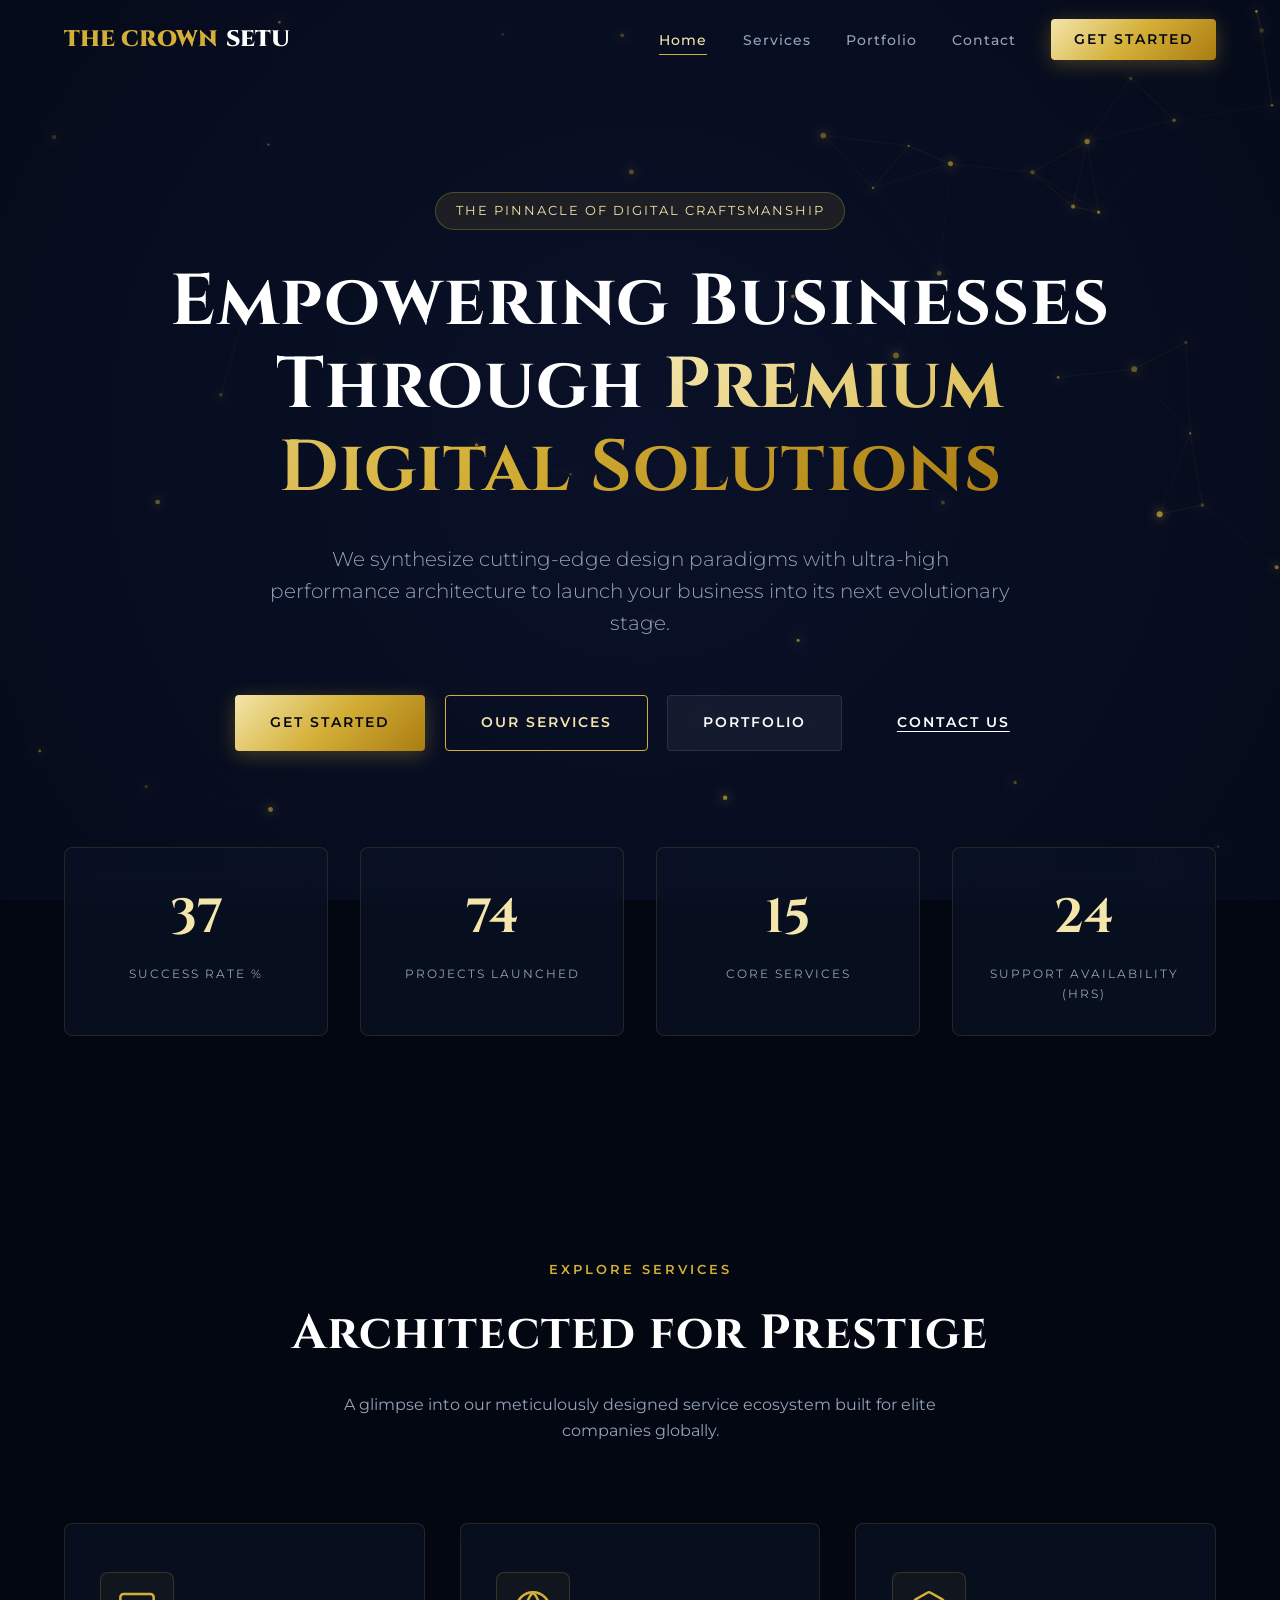
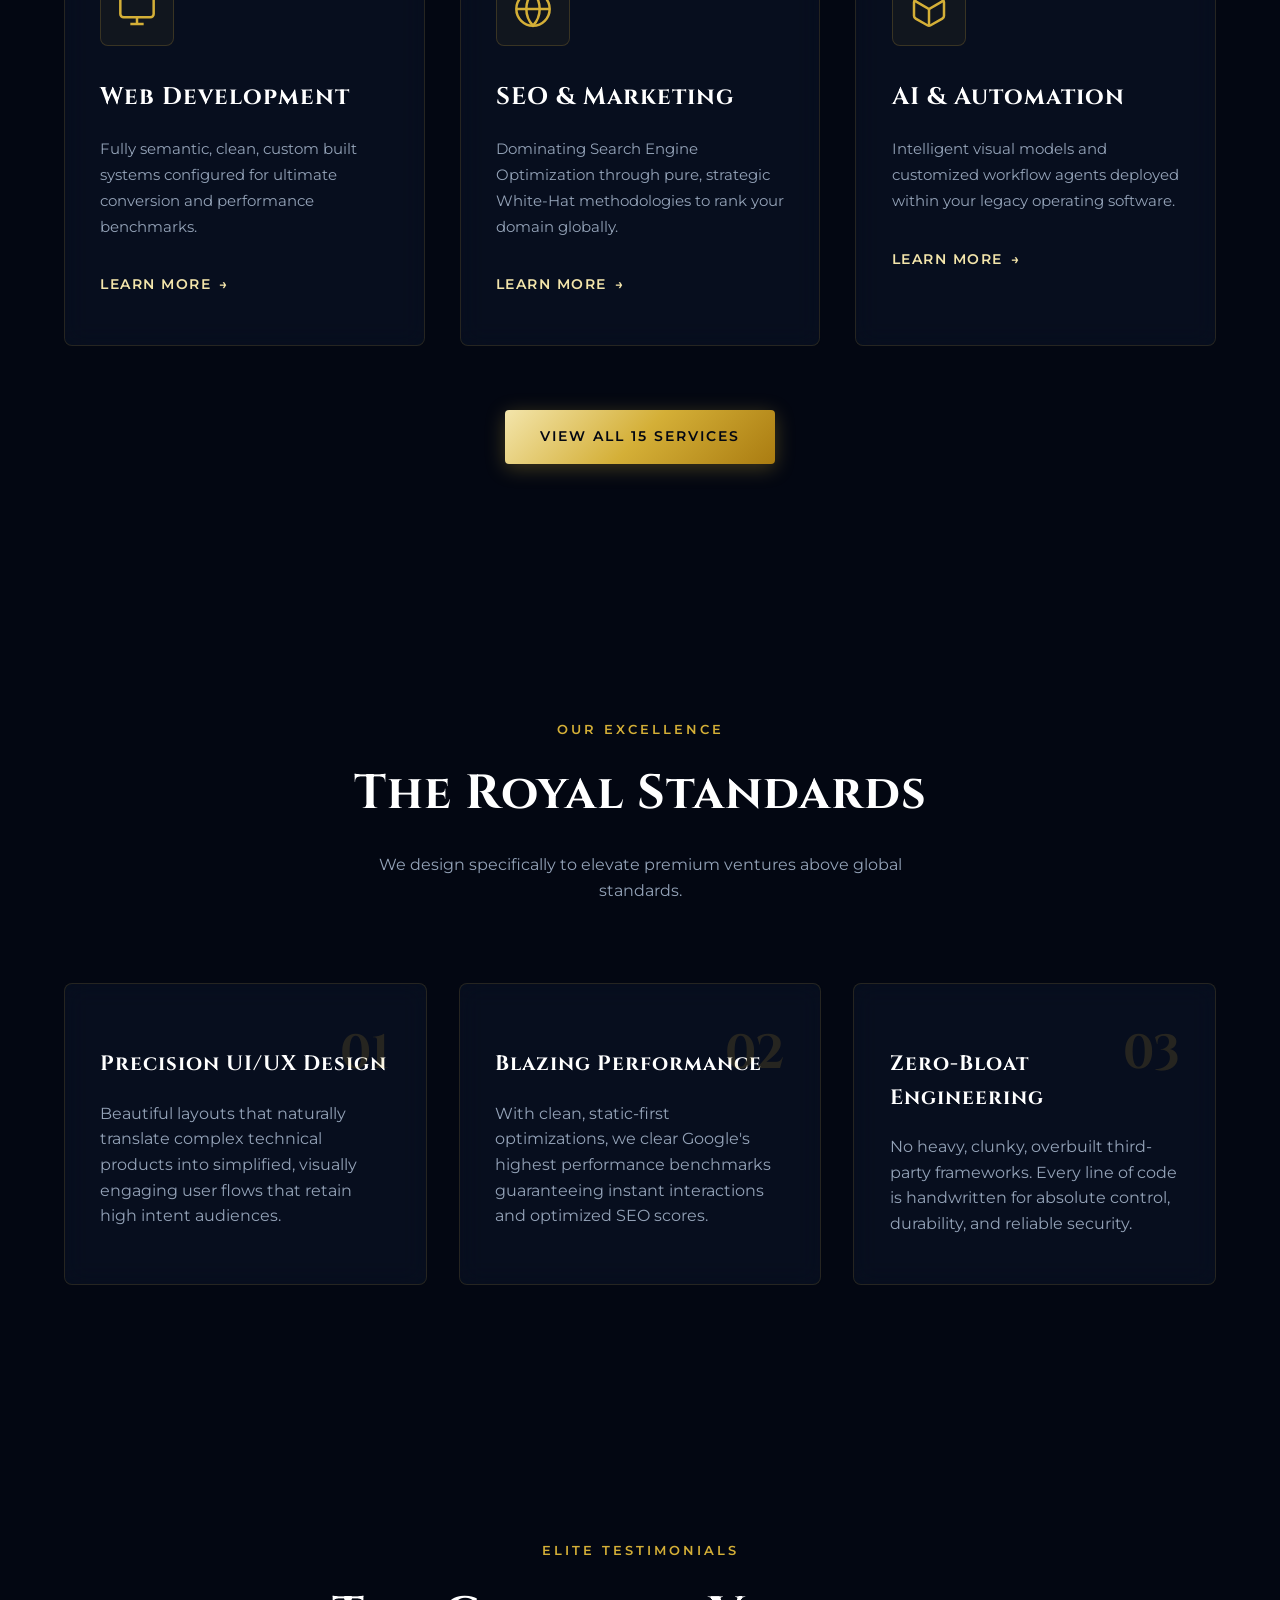
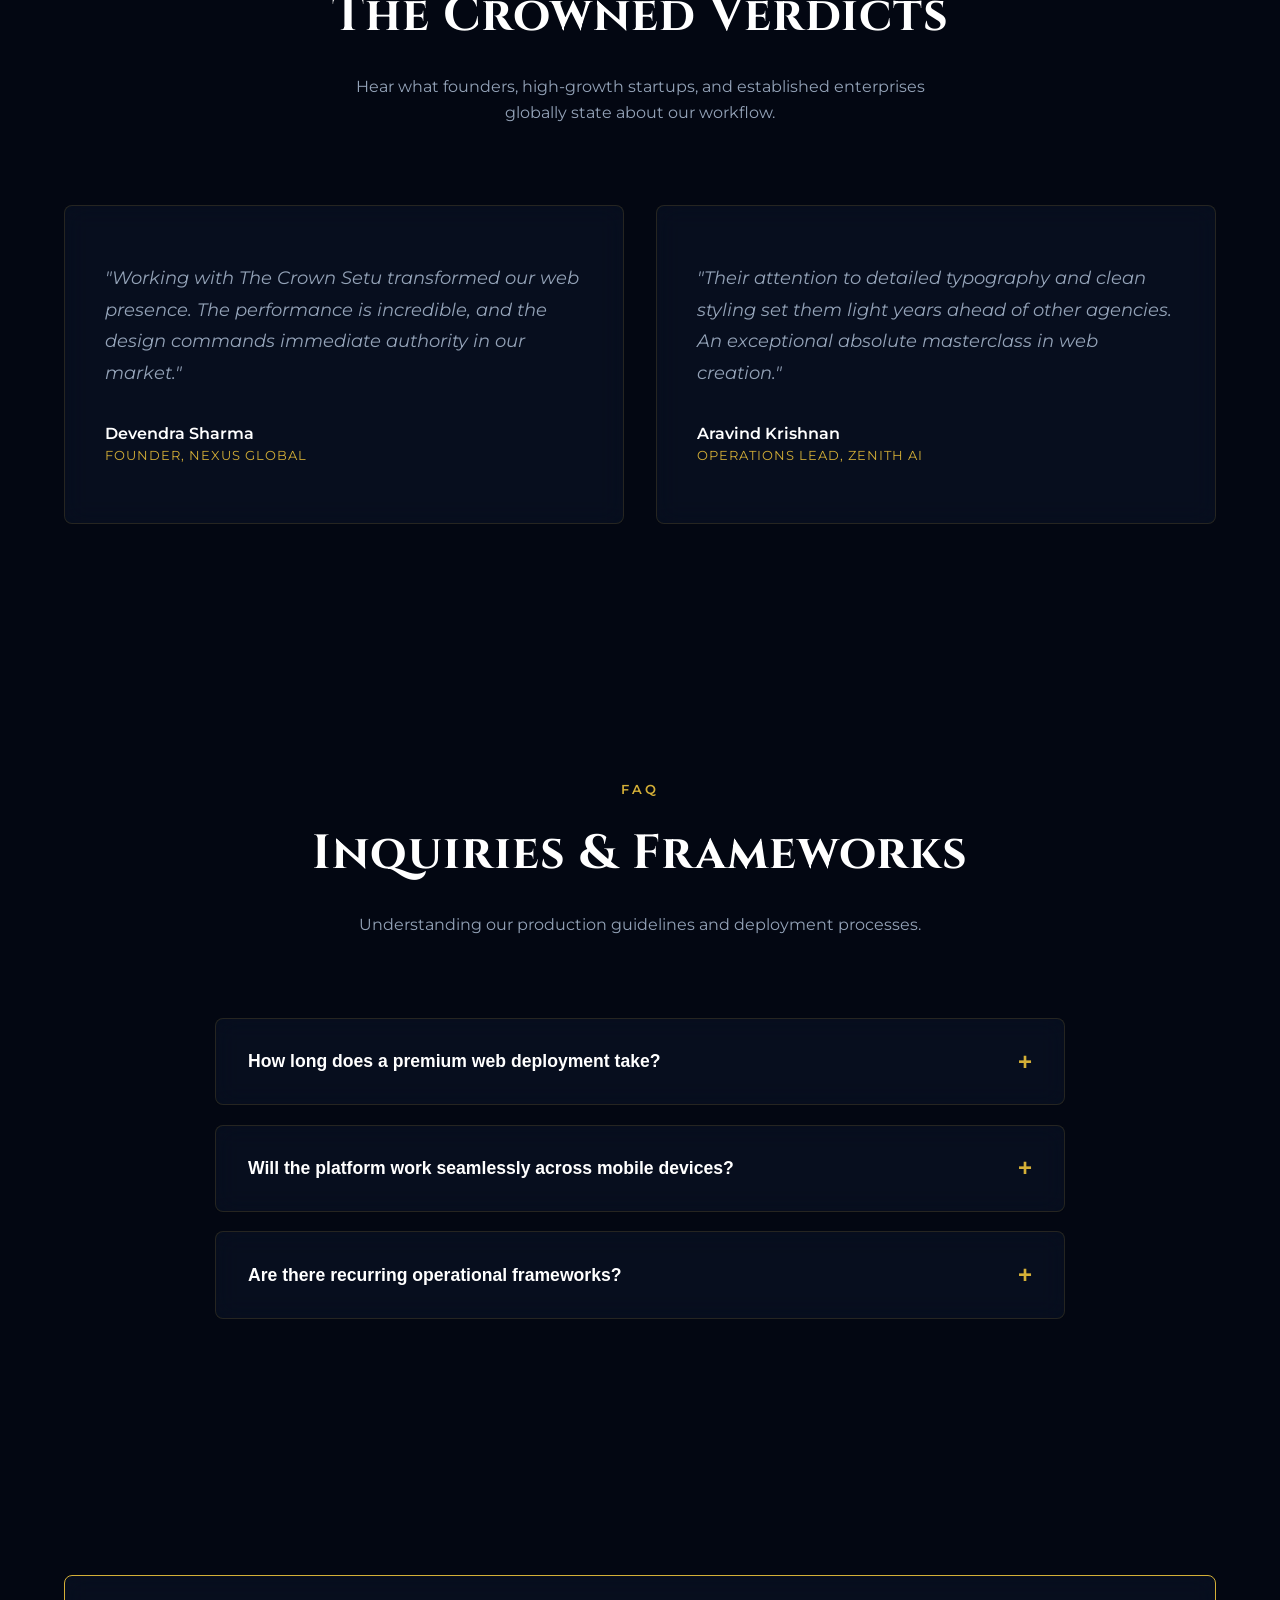
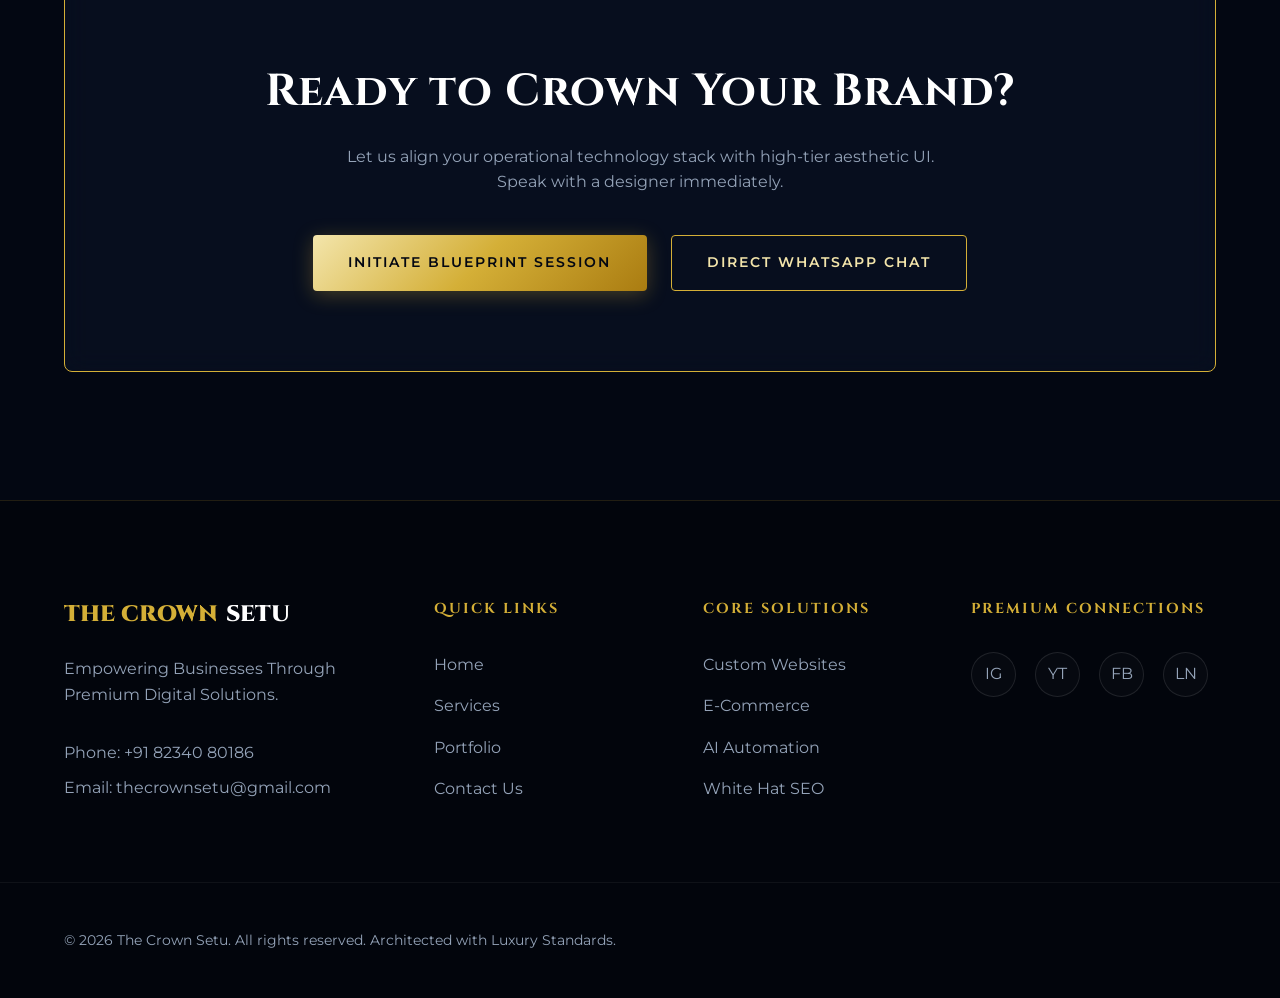
<file: index.html>
<!DOCTYPE html>
<html lang="en">
<head>
    <meta charset="UTF-8">
    <meta name="viewport" content="width=device-width, initial-scale=1.0">
    <title>The Crown Setu | Premium Digital Solutions & Web Development</title>
    <meta name="description" content="Empowering businesses with premium digital solutions, custom web development, AI automation, SEO, and luxury design. Elevate your brand with The Crown Setu.">
    <meta name="keywords" content="web development, business websites, portfolio websites, landing pages, e-commerce, AI chatbots, AI automation, SEO, digital marketing, logo design, domain, hosting">
    <meta name="author" content="The Crown Setu">
    
    <!-- Open Graph / Facebook -->
    <meta property="og:type" content="website">
    <meta property="og:url" content="https://thecrownsetu.com/">
    <meta property="og:title" content="The Crown Setu | Premium Digital Solutions">
    <meta property="og:description" content="Empowering businesses with premium digital solutions, custom web development, AI automation, SEO, and luxury design.">
    <meta property="og:image" content="https://thecrownsetu.com/assets/og-image.jpg">

    <!-- Twitter -->
    <meta property="twitter:card" content="summary_large_image">
    <meta property="twitter:url" content="https://thecrownsetu.com/">
    <meta property="twitter:title" content="The Crown Setu | Premium Digital Solutions">
    <meta property="twitter:description" content="Empowering businesses with premium digital solutions, custom web development, AI automation, SEO, and luxury design.">
    <meta property="twitter:image" content="https://thecrownsetu.com/assets/og-image.jpg">

    <!-- Canonical URL -->
    <link rel="canonical" href="https://thecrownsetu.com/">

    <!-- Favicons & Manifest -->
    <link rel="icon" type="image/png" sizes="32x32" href="favicon-32x32.png">
    <link rel="icon" type="image/png" sizes="16x16" href="favicon-16x16.png">
    <link rel="apple-touch-icon" sizes="180x180" href="apple-touch-icon.png">
    <link rel="manifest" href="manifest.webmanifest">
    <meta name="theme-color" content="#0a1128">

    <!-- Fonts -->
    <link rel="preconnect" href="https://fonts.googleapis.com">
    <link rel="preconnect" href="https://fonts.gstatic.com" crossorigin>
    <link href="https://fonts.googleapis.com/css2?family=Cinzel:wght@400;600;700;900&family=Montserrat:wght@300;400;500;600;700&display=swap" rel="stylesheet">

    <!-- Custom CSS -->
    <link rel="stylesheet" href="style.css">

    <!-- Schema.org Structured Data -->
    <script type="application/ld+json">
    {
      "@context": "https://schema.org",
      "@type": "ProfessionalService",
      "name": "The Crown Setu",
      "image": "https://thecrownsetu.com/assets/og-image.jpg",
      "telephone": "+918234080186",
      "email": "thecrownsetu@gmail.com",
      "url": "https://thecrownsetu.com/",
      "sameAs": [
        "https://instagram.com/thecrownsetu",
        "https://youtube.com/@thecrownsetu",
        "https://facebook.com/thecrownsetu",
        "https://linkedin.com/company/thecrownsetu"
      ],
      "priceRange": "$$$",
      "description": "Empowering Businesses Through Premium Digital Solutions. Leading developers of custom websites, luxury portfolios, SEO, and AI automation.",
      "address": {
        "@type": "PostalAddress",
        "addressCountry": "IN"
      }
    }
    </script>
</head>
<body>

    <!-- Animated Tech Background Canvas -->
    <canvas id="tech-canvas"></canvas>

    <!-- Header Navigation -->
    <header class="main-header">
        <div class="container header-container">
            <a href="index.html" class="logo">
                <span class="logo-gold">THE CROWN</span> <span class="logo-white">SETU</span>
            </a>
            <button class="mobile-nav-toggle" aria-label="Toggle Menu" aria-controls="primary-navigation" aria-expanded="false">
                <span class="hamburger"></span>
            </button>
            <nav class="primary-navigation" id="primary-navigation">
                <ul class="nav-list">
                    <li><a href="index.html" class="nav-link active">Home</a></li>
                    <li><a href="services.html" class="nav-link">Services</a></li>
                    <li><a href="portfolio.html" class="nav-link">Portfolio</a></li>
                    <li><a href="contact.html" class="nav-link">Contact</a></li>
                    <li class="nav-cta-wrapper"><a href="contact.html" class="btn btn-gold btn-nav">Get Started</a></li>
                </ul>
            </nav>
        </div>
    </header>

    <!-- Main Content -->
    <main>
        <!-- Hero Section -->
        <section class="hero-section">
            <div class="container hero-container">
                <div class="hero-badge reveal">The Pinnacle of Digital Craftsmanship</div>
                <h1 class="hero-title reveal">Empowering Businesses Through <span class="gold-text">Premium Digital Solutions</span></h1>
                <p class="hero-subtitle reveal">We synthesize cutting-edge design paradigms with ultra-high performance architecture to launch your business into its next evolutionary stage.</p>
                
                <div class="hero-actions reveal">
                    <a href="contact.html" class="btn btn-gold ripple">Get Started</a>
                    <a href="services.html" class="btn btn-outline ripple">Our Services</a>
                    <a href="portfolio.html" class="btn btn-glass ripple">Portfolio</a>
                    <a href="contact.html" class="btn btn-link ripple">Contact Us</a>
                </div>

                <!-- Animated Statistics Grid -->
                <div class="stats-grid reveal">
                    <div class="stat-card glass-card">
                        <div class="stat-number" data-target="98">0</div>
                        <div class="stat-label">Success Rate %</div>
                    </div>
                    <div class="stat-card glass-card">
                        <div class="stat-number" data-target="150">0</div>
                        <div class="stat-label">Projects Launched</div>
                    </div>
                    <div class="stat-card glass-card">
                        <div class="stat-number" data-target="15">0</div>
                        <div class="stat-label">Core Services</div>
                    </div>
                    <div class="stat-card glass-card">
                        <div class="stat-number" data-target="24">0</div>
                        <div class="stat-label">Support Availability (hrs)</div>
                    </div>
                </div>
            </div>
        </section>

        <!-- Service Preview Section -->
        <section class="section service-preview-section">
            <div class="container">
                <div class="section-header reveal">
                    <span class="section-tag">Explore Services</span>
                    <h2 class="section-title">Architected for Prestige</h2>
                    <p class="section-subtitle">A glimpse into our meticulously designed service ecosystem built for elite companies globally.</p>
                </div>

                <div class="preview-grid">
                    <div class="preview-card glass-card reveal">
                        <div class="card-icon">
                            <svg width="40" height="40" viewBox="0 0 24 24" fill="none" stroke="currentColor" stroke-width="1.5">
                                <rect x="2" y="3" width="20" height="14" rx="2" ry="2"></rect>
                                <line x1="8" y1="21" x2="16" y2="21"></line>
                                <line x1="12" y1="17" x2="12" y2="21"></line>
                            </svg>
                        </div>
                        <h3>Web Development</h3>
                        <p>Fully semantic, clean, custom built systems configured for ultimate conversion and performance benchmarks.</p>
                        <a href="services.html" class="card-link">Learn More <span class="arrow">→</span></a>
                    </div>

                    <div class="preview-card glass-card reveal">
                        <div class="card-icon">
                            <svg width="40" height="40" viewBox="0 0 24 24" fill="none" stroke="currentColor" stroke-width="1.5">
                                <circle cx="12" cy="12" r="10"></circle>
                                <path d="M12 2a14.5 14.5 0 0 0 0 20 14.5 14.5 0 0 0 0-20"></path>
                                <path d="M2 12h20"></path>
                            </svg>
                        </div>
                        <h3>SEO & Marketing</h3>
                        <p>Dominating Search Engine Optimization through pure, strategic White-Hat methodologies to rank your domain globally.</p>
                        <a href="services.html" class="card-link">Learn More <span class="arrow">→</span></a>
                    </div>

                    <div class="preview-card glass-card reveal">
                        <div class="card-icon">
                            <svg width="40" height="40" viewBox="0 0 24 24" fill="none" stroke="currentColor" stroke-width="1.5">
                                <path d="M21 16V8a2 2 0 0 0-1-1.73l-7-4a2 2 0 0 0-2 0l-7 4A2 2 0 0 0 3 8v8a2 2 0 0 0 1 1.73l7 4a2 2 0 0 0 2 0l7-4A2 2 0 0 0 21 16z"></path>
                                <polyline points="3.27 6.96 12 12.01 20.73 6.96"></polyline>
                                <line x1="12" y1="22.08" x2="12" y2="12"></line>
                            </svg>
                        </div>
                        <h3>AI & Automation</h3>
                        <p>Intelligent visual models and customized workflow agents deployed within your legacy operating software.</p>
                        <a href="services.html" class="card-link">Learn More <span class="arrow">→</span></a>
                    </div>
                </div>

                <div class="center-btn reveal">
                    <a href="services.html" class="btn btn-gold">View All 15 Services</a>
                </div>
            </div>
        </section>

        <!-- Why Choose Us -->
        <section class="section reasons-section">
            <div class="container">
                <div class="section-header reveal">
                    <span class="section-tag">Our Excellence</span>
                    <h2 class="section-title">The Royal Standards</h2>
                    <p class="section-subtitle">We design specifically to elevate premium ventures above global standards.</p>
                </div>

                <div class="reasons-layout">
                    <div class="reason-block glass-card reveal">
                        <span class="reason-num">01</span>
                        <h3>Precision UI/UX Design</h3>
                        <p>Beautiful layouts that naturally translate complex technical products into simplified, visually engaging user flows that retain high intent audiences.</p>
                    </div>
                    <div class="reason-block glass-card reveal">
                        <span class="reason-num">02</span>
                        <h3>Blazing Performance</h3>
                        <p>With clean, static-first optimizations, we clear Google's highest performance benchmarks guaranteeing instant interactions and optimized SEO scores.</p>
                    </div>
                    <div class="reason-block glass-card reveal">
                        <span class="reason-num">03</span>
                        <h3>Zero-Bloat Engineering</h3>
                        <p>No heavy, clunky, overbuilt third-party frameworks. Every line of code is handwritten for absolute control, durability, and reliable security.</p>
                    </div>
                </div>
            </div>
        </section>

        <!-- Testimonials -->
        <section class="section testimonial-section">
            <div class="container">
                <div class="section-header reveal">
                    <span class="section-tag">Elite Testimonials</span>
                    <h2 class="section-title">The Crowned Verdicts</h2>
                    <p class="section-subtitle">Hear what founders, high-growth startups, and established enterprises globally state about our workflow.</p>
                </div>

                <div class="testimonials-slider">
                    <div class="testimonial-card glass-card reveal">
                        <p class="quote">"Working with The Crown Setu transformed our web presence. The performance is incredible, and the design commands immediate authority in our market."</p>
                        <div class="client-meta">
                            <span class="client-name">Devendra Sharma</span>
                            <span class="client-role">Founder, Nexus Global</span>
                        </div>
                    </div>
                    <div class="testimonial-card glass-card reveal">
                        <p class="quote">"Their attention to detailed typography and clean styling set them light years ahead of other agencies. An exceptional absolute masterclass in web creation."</p>
                        <div class="client-meta">
                            <span class="client-name">Aravind Krishnan</span>
                            <span class="client-role">Operations Lead, Zenith AI</span>
                        </div>
                    </div>
                </div>
            </div>
        </section>

        <!-- FAQ Section -->
        <section class="section faq-section">
            <div class="container">
                <div class="section-header reveal">
                    <span class="section-tag">FAQ</span>
                    <h2 class="section-title">Inquiries & Frameworks</h2>
                    <p class="section-subtitle">Understanding our production guidelines and deployment processes.</p>
                </div>

                <div class="faq-accordion-list">
                    <div class="faq-item glass-card reveal">
                        <button class="faq-question" aria-expanded="false">
                            <span>How long does a premium web deployment take?</span>
                            <span class="accordion-icon">+</span>
                        </button>
                        <div class="faq-answer">
                            <p>Typically, a standard custom high-performance business layout is built, optimized, and deployed in 2-3 weeks, guaranteeing premium quality design integration at every tier.</p>
                        </div>
                    </div>

                    <div class="faq-item glass-card reveal">
                        <button class="faq-question" aria-expanded="false">
                            <span>Will the platform work seamlessly across mobile devices?</span>
                            <span class="accordion-icon">+</span>
                        </button>
                        <div class="faq-answer">
                            <p>Absolutely. Every design layout we program follows our dynamic Mobile-First strategy. This guarantees impeccable layout scaling across ultra-large desktops, tablets, and phones.</p>
                        </div>
                    </div>

                    <div class="faq-item glass-card reveal">
                        <button class="faq-question" aria-expanded="false">
                            <span>Are there recurring operational frameworks?</span>
                            <span class="accordion-icon">+</span>
                        </button>
                        <div class="faq-answer">
                            <p>No unexpected locks or dependencies. You will own complete control of all core source files. We offer optional continuous website maintenance and business setups.</p>
                        </div>
                    </div>
                </div>
            </div>
        </section>

        <!-- Call to Action Section -->
        <section class="section cta-section">
            <div class="container">
                <div class="cta-wrapper glass-card reveal">
                    <h2>Ready to Crown Your Brand?</h2>
                    <p>Let us align your operational technology stack with high-tier aesthetic UI. Speak with a designer immediately.</p>
                    <div class="cta-actions">
                        <a href="contact.html" class="btn btn-gold ripple">Initiate Blueprint Session</a>
                        <a href="https://wa.me/918234080186" target="_blank" rel="noopener" class="btn btn-outline ripple">Direct WhatsApp Chat</a>
                    </div>
                </div>
            </div>
        </section>
    </main>

    <!-- Footer -->
    <footer class="footer-section">
        <div class="container footer-grid">
            <div class="footer-brand">
                <a href="index.html" class="logo">
                    <span class="logo-gold">THE CROWN</span> <span class="logo-white">SETU</span>
                </a>
                <p class="brand-desc">Empowering Businesses Through Premium Digital Solutions.</p>
                <div class="footer-contact">
                    <a href="tel:+918234080186" class="contact-link">Phone: +91 82340 80186</a>
                    <a href="mailto:thecrownsetu@gmail.com" class="contact-link">Email: thecrownsetu@gmail.com</a>
                </div>
            </div>

            <div class="footer-links">
                <h3>Quick Links</h3>
                <ul>
                    <li><a href="index.html">Home</a></li>
                    <li><a href="services.html">Services</a></li>
                    <li><a href="portfolio.html">Portfolio</a></li>
                    <li><a href="contact.html">Contact Us</a></li>
                </ul>
            </div>

            <div class="footer-links">
                <h3>Core Solutions</h3>
                <ul>
                    <li><a href="services.html">Custom Websites</a></li>
                    <li><a href="services.html">E-Commerce</a></li>
                    <li><a href="services.html">AI Automation</a></li>
                    <li><a href="services.html">White Hat SEO</a></li>
                </ul>
            </div>

            <div class="footer-socials">
                <h3>Premium Connections</h3>
                <div class="social-icons">
                    <a href="https://instagram.com/thecrownsetu" target="_blank" rel="noopener" aria-label="Instagram">IG</a>
                    <a href="https://youtube.com/@thecrownsetu" target="_blank" rel="noopener" aria-label="YouTube">YT</a>
                    <a href="https://facebook.com/thecrownsetu" target="_blank" rel="noopener" aria-label="Facebook">FB</a>
                    <a href="https://linkedin.com/company/thecrownsetu" target="_blank" rel="noopener" aria-label="LinkedIn">LN</a>
                </div>
            </div>
        </div>

        <div class="footer-bottom">
            <div class="container bottom-flex">
                <p>&copy; 2026 The Crown Setu. All rights reserved. Architected with Luxury Standards.</p>
                <button id="back-to-top" class="back-to-top" aria-label="Back to Top">↑</button>
            </div>
        </div>
    </footer>

    <!-- Custom Script -->
    <script src="script.js"></script>
</body>
      </html>
</file>
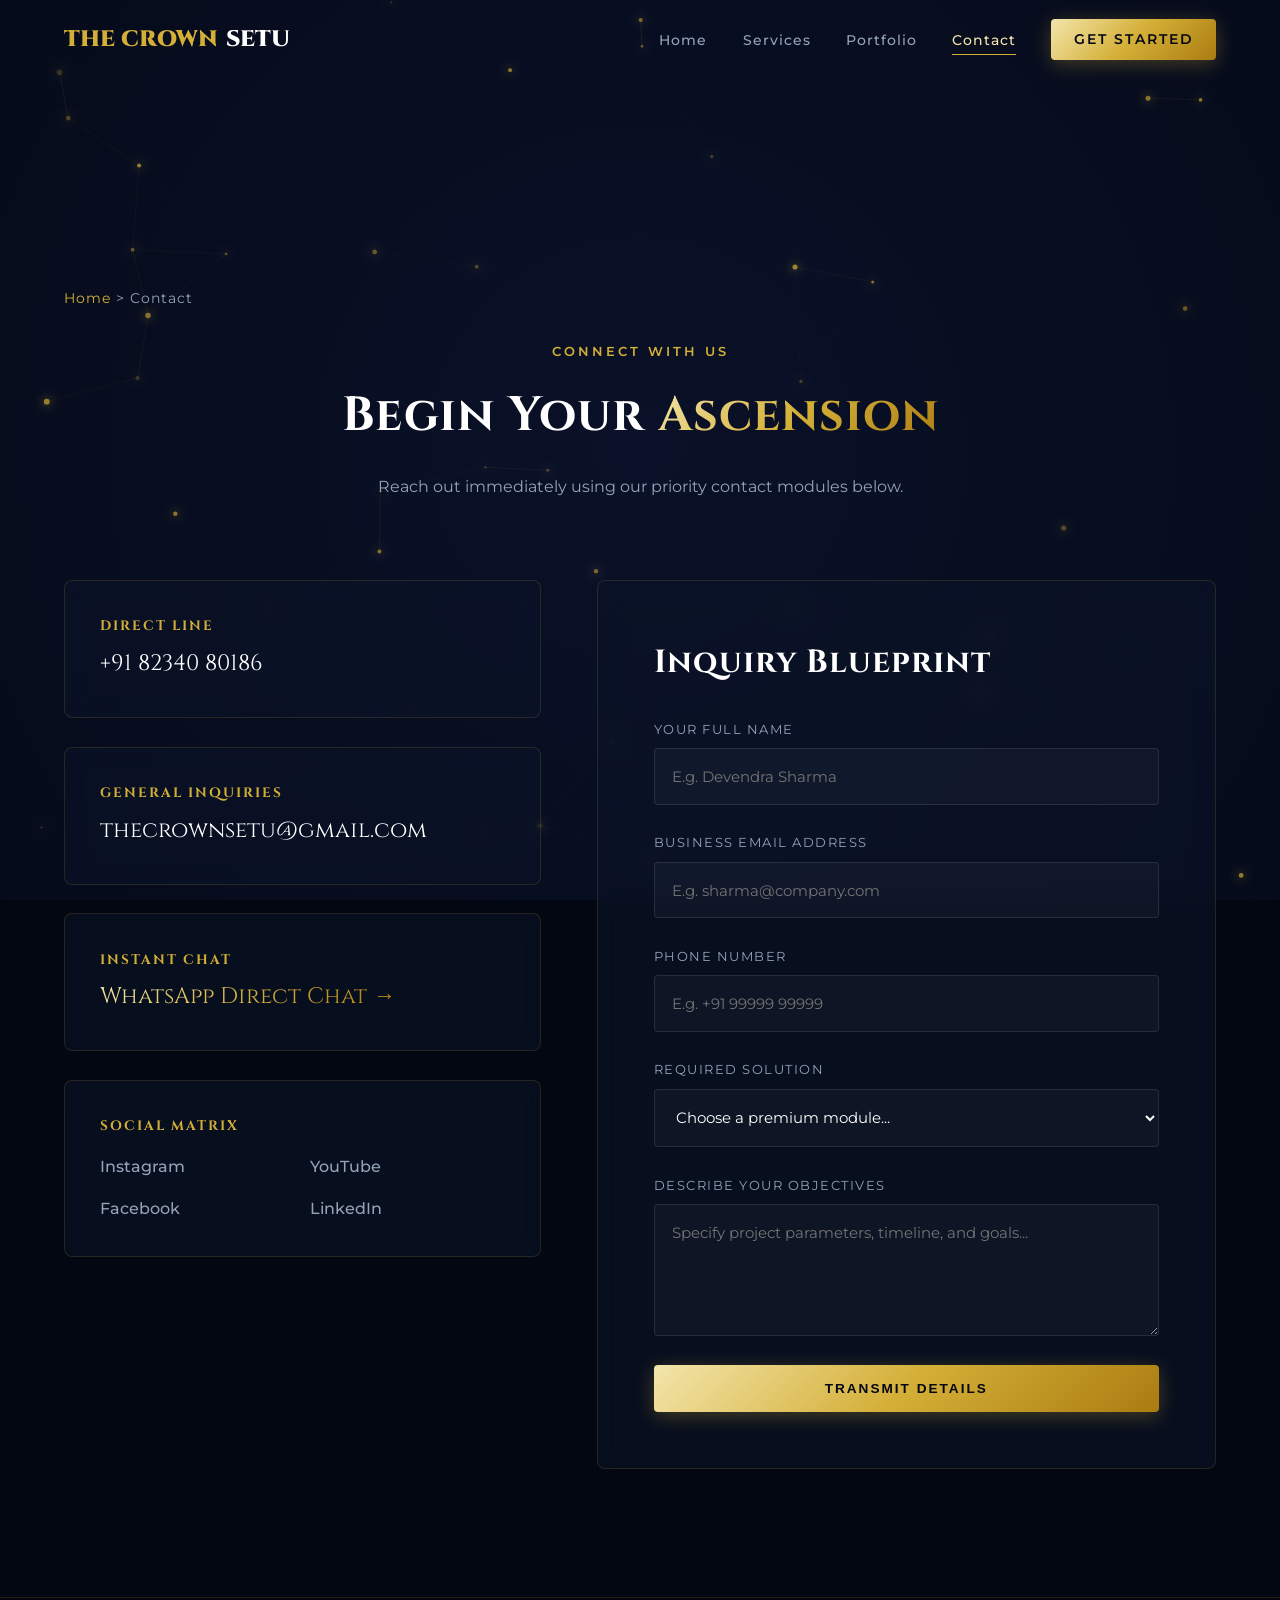
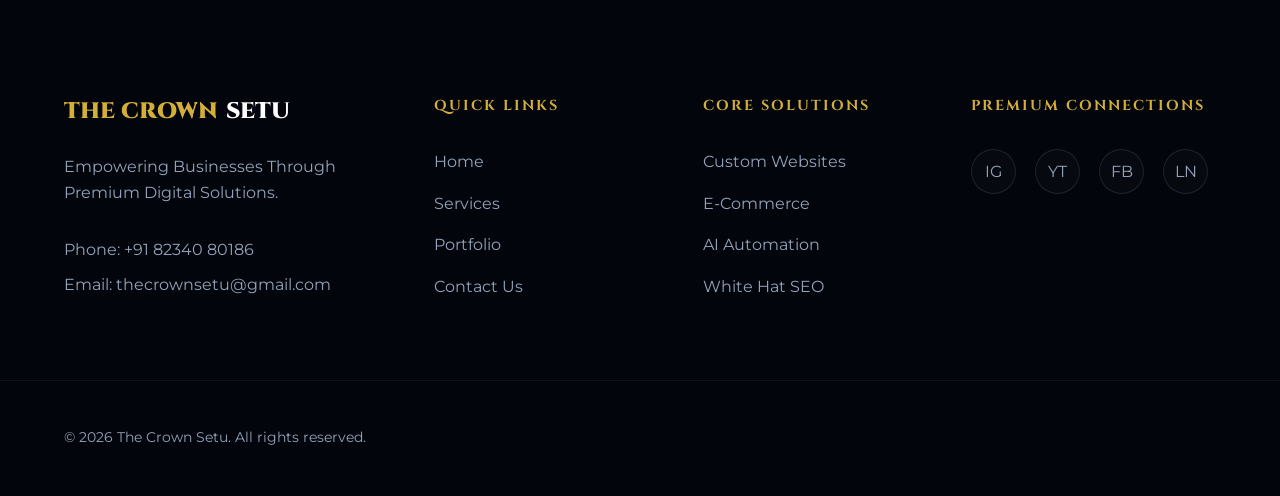
<file: contact.html>
<!DOCTYPE html>
<html lang="en">
<head>
    <meta charset="UTF-8">
    <meta name="viewport" content="width=device-width, initial-scale=1.0">
    <title>Contact Us | The Crown Setu</title>
    <meta name="description" content="Reach out to The Crown Setu. Contact us via phone, email, WhatsApp, or through our premium inquiry portal for digital services.">
    <link rel="canonical" href="https://thecrownsetu.com/contact.html">
    <link rel="preconnect" href="https://fonts.googleapis.com">
    <link rel="preconnect" href="https://fonts.gstatic.com" crossorigin>
    <link href="https://fonts.googleapis.com/css2?family=Cinzel:wght@400;600;700&family=Montserrat:wght@300;400;500;600;700&display=swap" rel="stylesheet">
    <link rel="stylesheet" href="style.css">
</head>
<body>

    <canvas id="tech-canvas"></canvas>

    <!-- Header Navigation -->
    <header class="main-header">
        <div class="container header-container">
            <a href="index.html" class="logo">
                <span class="logo-gold">THE CROWN</span> <span class="logo-white">SETU</span>
            </a>
            <button class="mobile-nav-toggle" aria-label="Toggle Menu" aria-controls="primary-navigation" aria-expanded="false">
                <span class="hamburger"></span>
            </button>
            <nav class="primary-navigation" id="primary-navigation">
                <ul class="nav-list">
                    <li><a href="index.html" class="nav-link">Home</a></li>
                    <li><a href="services.html" class="nav-link">Services</a></li>
                    <li><a href="portfolio.html" class="nav-link">Portfolio</a></li>
                    <li><a href="contact.html" class="nav-link active">Contact</a></li>
                    <li class="nav-cta-wrapper"><a href="contact.html" class="btn btn-gold btn-nav">Get Started</a></li>
                </ul>
            </nav>
        </div>
    </header>

    <!-- Main Section -->
    <main class="section-padding-top">
        <section class="section contact-section">
            <div class="container">
                <div class="breadcrumbs"><a href="index.html">Home</a> &gt; <span>Contact</span></div>
                <div class="section-header reveal">
                    <span class="section-tag">Connect With Us</span>
                    <h1 class="section-title">Begin Your <span class="gold-text">Ascension</span></h1>
                    <p class="section-subtitle">Reach out immediately using our priority contact modules below.</p>
                </div>

                <div class="contact-layout">
                    <!-- Left Column: Premium Contact details -->
                    <div class="contact-info-column reveal">
                        <div class="info-card glass-card">
                            <h3>Direct Line</h3>
                            <a href="tel:+918234080186" class="info-link">+91 82340 80186</a>
                        </div>

                        <div class="info-card glass-card">
                            <h3>General Inquiries</h3>
                            <a href="mailto:thecrownsetu@gmail.com" class="info-link">thecrownsetu@gmail.com</a>
                        </div>

                        <div class="info-card glass-card">
                            <h3>Instant Chat</h3>
                            <a href="https://wa.me/918234080186" target="_blank" rel="noopener" class="info-link gold-text">WhatsApp Direct Chat →</a>
                        </div>

                        <div class="info-card glass-card">
                            <h3>Social Matrix</h3>
                            <div class="social-grid">
                                <a href="https://instagram.com/thecrownsetu" target="_blank" rel="noopener" class="social-item">Instagram</a>
                                <a href="https://youtube.com/@thecrownsetu" target="_blank" rel="noopener" class="social-item">YouTube</a>
                                <a href="https://facebook.com/thecrownsetu" target="_blank" rel="noopener" class="social-item">Facebook</a>
                                <a href="https://linkedin.com/company/thecrownsetu" target="_blank" rel="noopener" class="social-item">LinkedIn</a>
                            </div>
                        </div>
                    </div>

                    <!-- Right Column: Premium Inquiry Form -->
                    <div class="contact-form-column reveal">
                        <form class="glass-card contact-form" action="https://formspree.io/f/thecrownsetu@gmail.com" method="POST">
                            <h2 class="form-title">Inquiry Blueprint</h2>
                            
                            <div class="form-group">
                                <label for="form-name">Your Full Name</label>
                                <input type="text" id="form-name" name="name" placeholder="E.g. Devendra Sharma" required>
                            </div>

                            <div class="form-group">
                                <label for="form-email">Business Email Address</label>
                                <input type="email" id="form-email" name="email" placeholder="E.g. sharma@company.com" required>
                            </div>

                            <div class="form-group">
                                <label for="form-phone">Phone Number</label>
                                <input type="tel" id="form-phone" name="phone" placeholder="E.g. +91 99999 99999" required>
                            </div>

                            <div class="form-group">
                                <label for="form-service">Required Solution</label>
                                <select id="form-service" name="service" required>
                                    <option value="" disabled selected>Choose a premium module...</option>
                                    <option value="Website Development">Website Development</option>
                                    <option value="Business Website">Business Website</option>
                                    <option value="Portfolio Website">Portfolio Website</option>
                                    <option value="Landing Page">Landing Page</option>
                                    <option value="E-Commerce Website">E-Commerce Website</option>
                                    <option value="AI Automation / Chatbot">AI Automation / Chatbot</option>
                                    <option value="SEO Optimization">SEO Optimization</option>
                                    <option value="Logo & Identity Design">Logo & Identity Design</option>
                                </select>
                            </div>

                            <div class="form-group">
                                <label for="form-message">Describe Your Objectives</label>
                                <textarea id="form-message" name="message" rows="5" placeholder="Specify project parameters, timeline, and goals..." required></textarea>
                            </div>

                            <button type="submit" class="btn btn-gold btn-full ripple">Transmit Details</button>
                        </form>
                    </div>
                </div>
            </div>
        </section>
    </main>

    <!-- Footer -->
    <footer class="footer-section">
        <div class="container footer-grid">
            <div class="footer-brand">
                <a href="index.html" class="logo">
                    <span class="logo-gold">THE CROWN</span> <span class="logo-white">SETU</span>
                </a>
                <p class="brand-desc">Empowering Businesses Through Premium Digital Solutions.</p>
                <div class="footer-contact">
                    <a href="tel:+918234080186" class="contact-link">Phone: +91 82340 80186</a>
                    <a href="mailto:thecrownsetu@gmail.com" class="contact-link">Email: thecrownsetu@gmail.com</a>
                </div>
            </div>
            <div class="footer-links">
                <h3>Quick Links</h3>
                <ul>
                    <li><a href="index.html">Home</a></li>
                    <li><a href="services.html">Services</a></li>
                    <li><a href="portfolio.html">Portfolio</a></li>
                    <li><a href="contact.html">Contact Us</a></li>
                </ul>
            </div>
            <div class="footer-links">
                <h3>Core Solutions</h3>
                <ul>
                    <li><a href="services.html">Custom Websites</a></li>
                    <li><a href="services.html">E-Commerce</a></li>
                    <li><a href="services.html">AI Automation</a></li>
                    <li><a href="services.html">White Hat SEO</a></li>
                </ul>
            </div>
            <div class="footer-socials">
                <h3>Premium Connections</h3>
                <div class="social-icons">
                    <a href="https://instagram.com/thecrownsetu" target="_blank" rel="noopener" aria-label="Instagram">IG</a>
                    <a href="https://youtube.com/@thecrownsetu" target="_blank" rel="noopener" aria-label="YouTube">YT</a>
                    <a href="https://facebook.com/thecrownsetu" target="_blank" rel="noopener" aria-label="Facebook">FB</a>
                    <a href="https://linkedin.com/company/thecrownsetu" target="_blank" rel="noopener" aria-label="LinkedIn">LN</a>
                </div>
            </div>
        </div>
        <div class="footer-bottom">
            <div class="container bottom-flex">
                <p>&copy; 2026 The Crown Setu. All rights reserved.</p>
                <button id="back-to-top" class="back-to-top" aria-label="Back to Top">↑</button>
            </div>
        </div>
    </footer>

    <script src="script.js"></script>
</body>
</html>
</file>
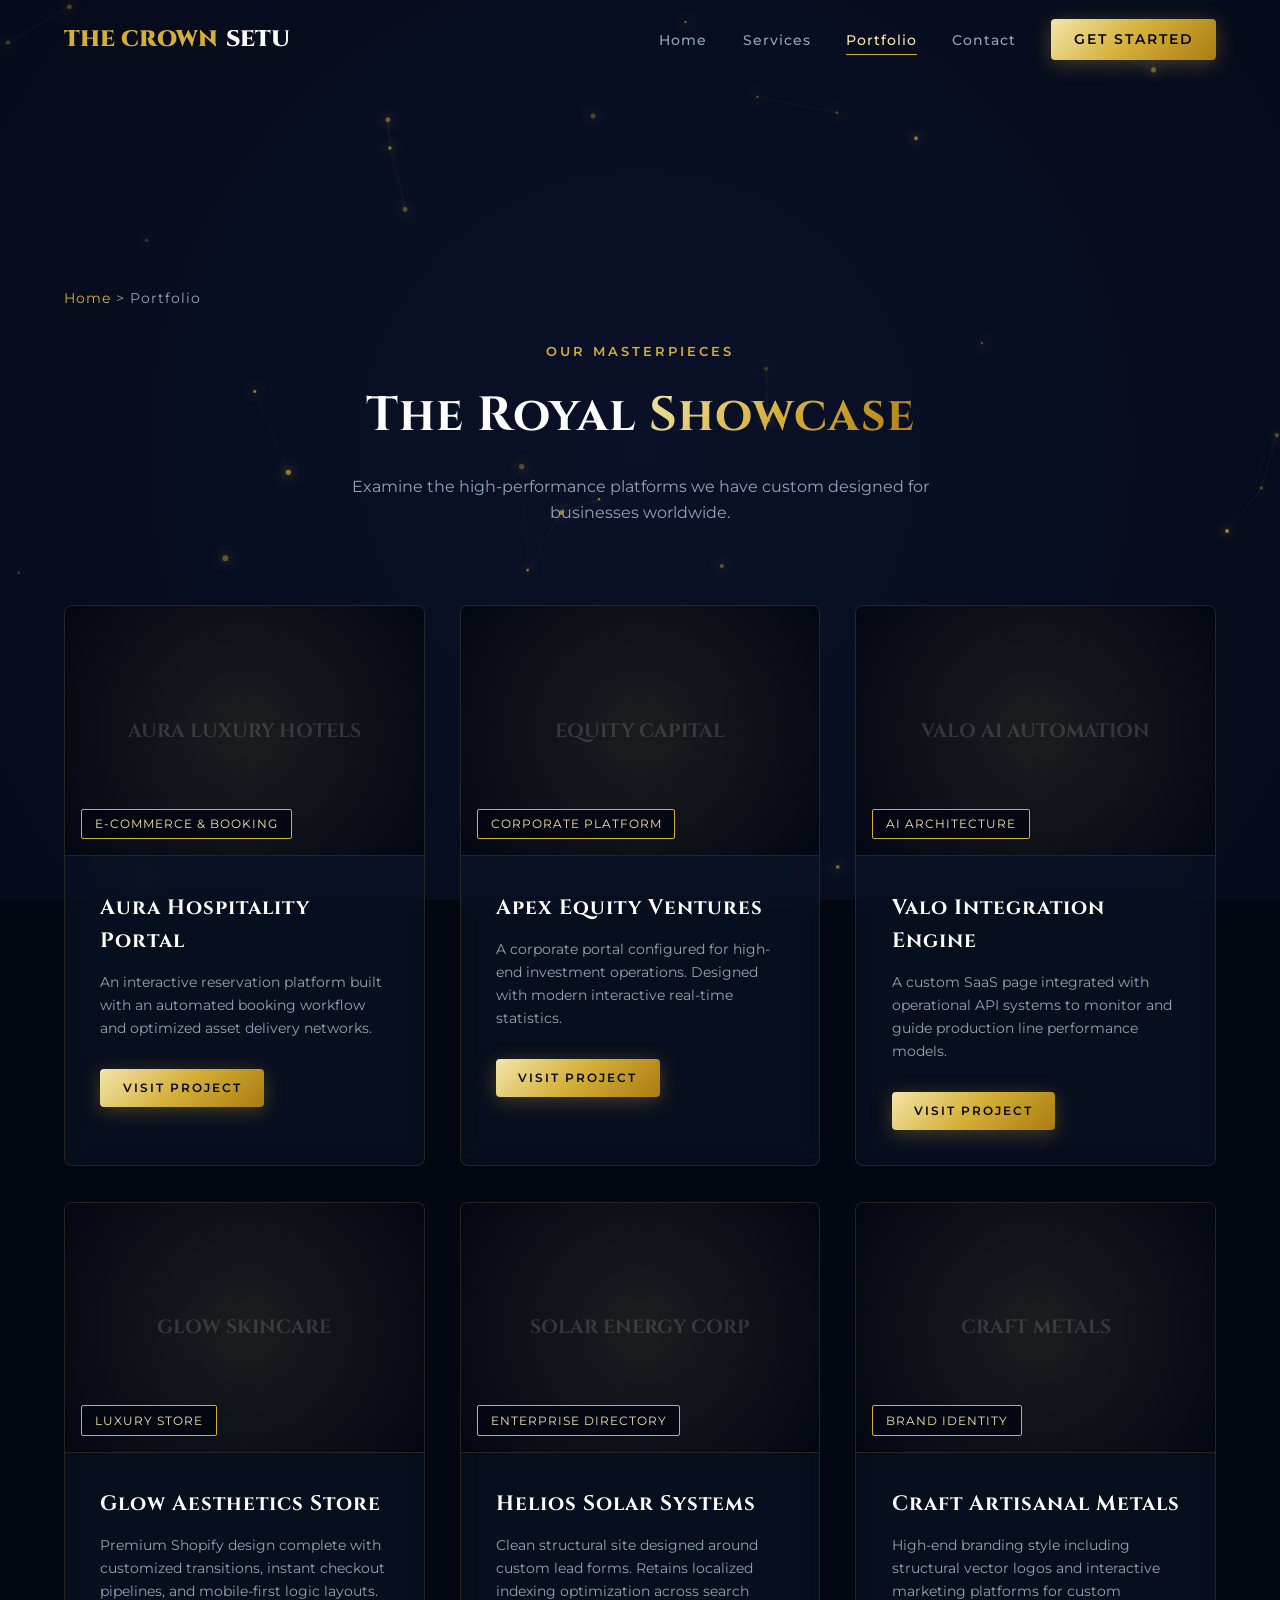
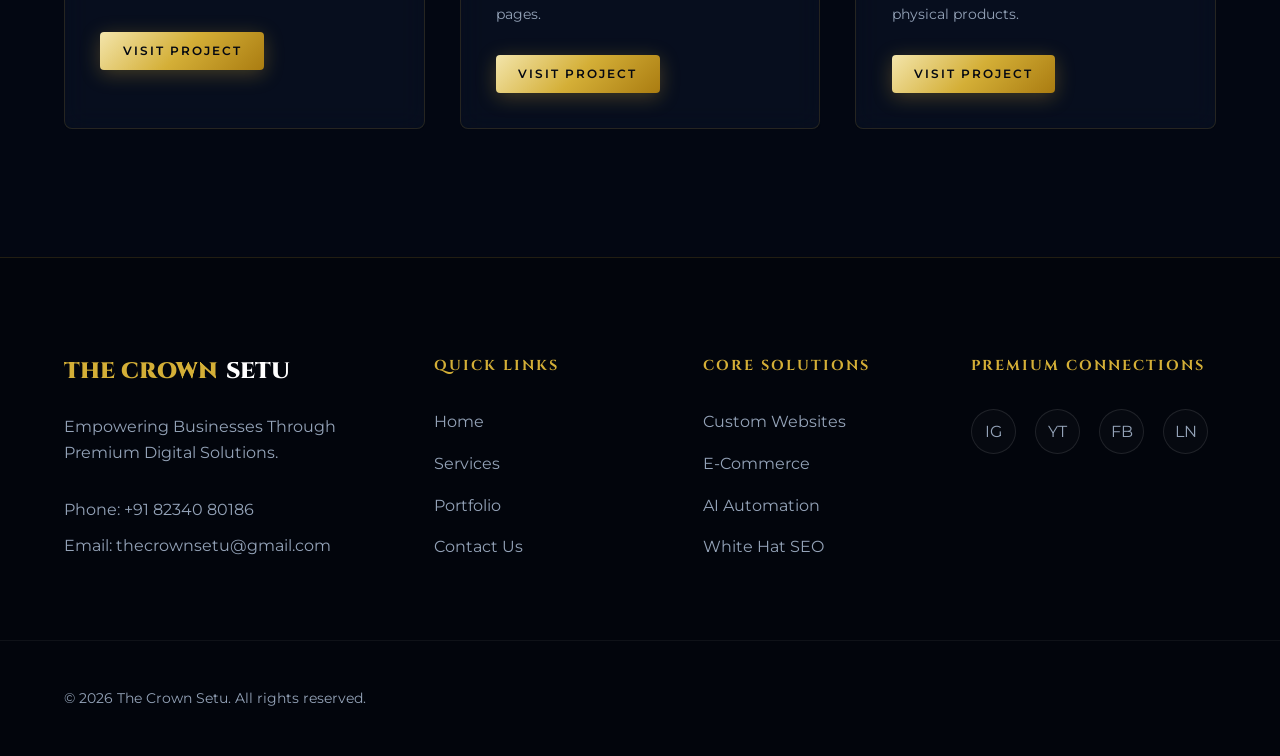
<file: portfolio.html>
<!DOCTYPE html>
<html lang="en">
<head>
    <meta charset="UTF-8">
    <meta name="viewport" content="width=device-width, initial-scale=1.0">
    <title>Our Portfolio | The Crown Setu</title>
    <meta name="description" content="View our portfolio of luxury web interfaces, premium system designs, and high-performance branding solutions created by The Crown Setu.">
    <link rel="canonical" href="https://thecrownsetu.com/portfolio.html">
    <link rel="preconnect" href="https://fonts.googleapis.com">
    <link rel="preconnect" href="https://fonts.gstatic.com" crossorigin>
    <link href="https://fonts.googleapis.com/css2?family=Cinzel:wght@400;600;700&family=Montserrat:wght@300;400;500;600;700&display=swap" rel="stylesheet">
    <link rel="stylesheet" href="style.css">
</head>
<body>

    <canvas id="tech-canvas"></canvas>

    <!-- Header Navigation -->
    <header class="main-header">
        <div class="container header-container">
            <a href="index.html" class="logo">
                <span class="logo-gold">THE CROWN</span> <span class="logo-white">SETU</span>
            </a>
            <button class="mobile-nav-toggle" aria-label="Toggle Menu" aria-controls="primary-navigation" aria-expanded="false">
                <span class="hamburger"></span>
            </button>
            <nav class="primary-navigation" id="primary-navigation">
                <ul class="nav-list">
                    <li><a href="index.html" class="nav-link">Home</a></li>
                    <li><a href="services.html" class="nav-link">Services</a></li>
                    <li><a href="portfolio.html" class="nav-link active">Portfolio</a></li>
                    <li><a href="contact.html" class="nav-link">Contact</a></li>
                    <li class="nav-cta-wrapper"><a href="contact.html" class="btn btn-gold btn-nav">Get Started</a></li>
                </ul>
            </nav>
        </div>
    </header>

    <!-- Main Section -->
    <main class="section-padding-top">
        <section class="section portfolio-section">
            <div class="container">
                <div class="breadcrumbs"><a href="index.html">Home</a> &gt; <span>Portfolio</span></div>
                <div class="section-header reveal">
                    <span class="section-tag">Our Masterpieces</span>
                    <h1 class="section-title">The Royal <span class="gold-text">Showcase</span></h1>
                    <p class="section-subtitle">Examine the high-performance platforms we have custom designed for businesses worldwide.</p>
                </div>

                <!-- Portfolio Grid -->
                <div class="portfolio-grid-layout">
                    
                    <!-- Portfolio Item 1 -->
                    <div class="portfolio-card glass-card reveal">
                        <div class="portfolio-visual">
                            <div class="portfolio-placeholder-img">
                                <span>AURA LUXURY HOTELS</span>
                            </div>
                            <span class="portfolio-category">E-Commerce & Booking</span>
                        </div>
                        <div class="portfolio-content">
                            <h3>Aura Hospitality Portal</h3>
                            <p>An interactive reservation platform built with an automated booking workflow and optimized asset delivery networks.</p>
                            <a href="contact.html" class="btn btn-gold btn-sm">Visit Project</a>
                        </div>
                    </div>

                    <!-- Portfolio Item 2 -->
                    <div class="portfolio-card glass-card reveal">
                        <div class="portfolio-visual">
                            <div class="portfolio-placeholder-img">
                                <span>EQUITY CAPITAL</span>
                            </div>
                            <span class="portfolio-category">Corporate Platform</span>
                        </div>
                        <div class="portfolio-content">
                            <h3>Apex Equity Ventures</h3>
                            <p>A corporate portal configured for high-end investment operations. Designed with modern interactive real-time statistics.</p>
                            <a href="contact.html" class="btn btn-gold btn-sm">Visit Project</a>
                        </div>
                    </div>

                    <!-- Portfolio Item 3 -->
                    <div class="portfolio-card glass-card reveal">
                        <div class="portfolio-visual">
                            <div class="portfolio-placeholder-img">
                                <span>VALO AI AUTOMATION</span>
                            </div>
                            <span class="portfolio-category">AI Architecture</span>
                        </div>
                        <div class="portfolio-content">
                            <h3>Valo Integration Engine</h3>
                            <p>A custom SaaS page integrated with operational API systems to monitor and guide production line performance models.</p>
                            <a href="contact.html" class="btn btn-gold btn-sm">Visit Project</a>
                        </div>
                    </div>

                    <!-- Portfolio Item 4 -->
                    <div class="portfolio-card glass-card reveal">
                        <div class="portfolio-visual">
                            <div class="portfolio-placeholder-img">
                                <span>GLOW SKINCARE</span>
                            </div>
                            <span class="portfolio-category">Luxury Store</span>
                        </div>
                        <div class="portfolio-content">
                            <h3>Glow Aesthetics Store</h3>
                            <p>Premium Shopify design complete with customized transitions, instant checkout pipelines, and mobile-first logic layouts.</p>
                            <a href="contact.html" class="btn btn-gold btn-sm">Visit Project</a>
                        </div>
                    </div>

                    <!-- Portfolio Item 5 -->
                    <div class="portfolio-card glass-card reveal">
                        <div class="portfolio-visual">
                            <div class="portfolio-placeholder-img">
                                <span>SOLAR ENERGY CORP</span>
                            </div>
                            <span class="portfolio-category">Enterprise Directory</span>
                        </div>
                        <div class="portfolio-content">
                            <h3>Helios Solar Systems</h3>
                            <p>Clean structural site designed around custom lead forms. Retains localized indexing optimization across search pages.</p>
                            <a href="contact.html" class="btn btn-gold btn-sm">Visit Project</a>
                        </div>
                    </div>

                    <!-- Portfolio Item 6 -->
                    <div class="portfolio-card glass-card reveal">
                        <div class="portfolio-visual">
                            <div class="portfolio-placeholder-img">
                                <span>CRAFT METALS</span>
                            </div>
                            <span class="portfolio-category">Brand Identity</span>
                        </div>
                        <div class="portfolio-content">
                            <h3>Craft Artisanal Metals</h3>
                            <p>High-end branding style including structural vector logos and interactive marketing platforms for custom physical products.</p>
                            <a href="contact.html" class="btn btn-gold btn-sm">Visit Project</a>
                        </div>
                    </div>

                </div>
            </div>
        </section>
    </main>

    <!-- Footer -->
    <footer class="footer-section">
        <div class="container footer-grid">
            <div class="footer-brand">
                <a href="index.html" class="logo">
                    <span class="logo-gold">THE CROWN</span> <span class="logo-white">SETU</span>
                </a>
                <p class="brand-desc">Empowering Businesses Through Premium Digital Solutions.</p>
                <div class="footer-contact">
                    <a href="tel:+918234080186" class="contact-link">Phone: +91 82340 80186</a>
                    <a href="mailto:thecrownsetu@gmail.com" class="contact-link">Email: thecrownsetu@gmail.com</a>
                </div>
            </div>
            <div class="footer-links">
                <h3>Quick Links</h3>
                <ul>
                    <li><a href="index.html">Home</a></li>
                    <li><a href="services.html">Services</a></li>
                    <li><a href="portfolio.html">Portfolio</a></li>
                    <li><a href="contact.html">Contact Us</a></li>
                </ul>
            </div>
            <div class="footer-links">
                <h3>Core Solutions</h3>
                <ul>
                    <li><a href="services.html">Custom Websites</a></li>
                    <li><a href="services.html">E-Commerce</a></li>
                    <li><a href="services.html">AI Automation</a></li>
                    <li><a href="services.html">White Hat SEO</a></li>
                </ul>
            </div>
            <div class="footer-socials">
                <h3>Premium Connections</h3>
                <div class="social-icons">
                    <a href="https://instagram.com/thecrownsetu" target="_blank" rel="noopener" aria-label="Instagram">IG</a>
                    <a href="https://youtube.com/@thecrownsetu" target="_blank" rel="noopener" aria-label="YouTube">YT</a>
                    <a href="https://facebook.com/thecrownsetu" target="_blank" rel="noopener" aria-label="Facebook">FB</a>
                    <a href="https://linkedin.com/company/thecrownsetu" target="_blank" rel="noopener" aria-label="LinkedIn">LN</a>
                </div>
            </div>
        </div>
        <div class="footer-bottom">
            <div class="container bottom-flex">
                <p>&copy; 2026 The Crown Setu. All rights reserved.</p>
                <button id="back-to-top" class="back-to-top" aria-label="Back to Top">↑</button>
            </div>
        </div>
    </footer>

    <script src="script.js"></script>
</body>
</html>
</file>
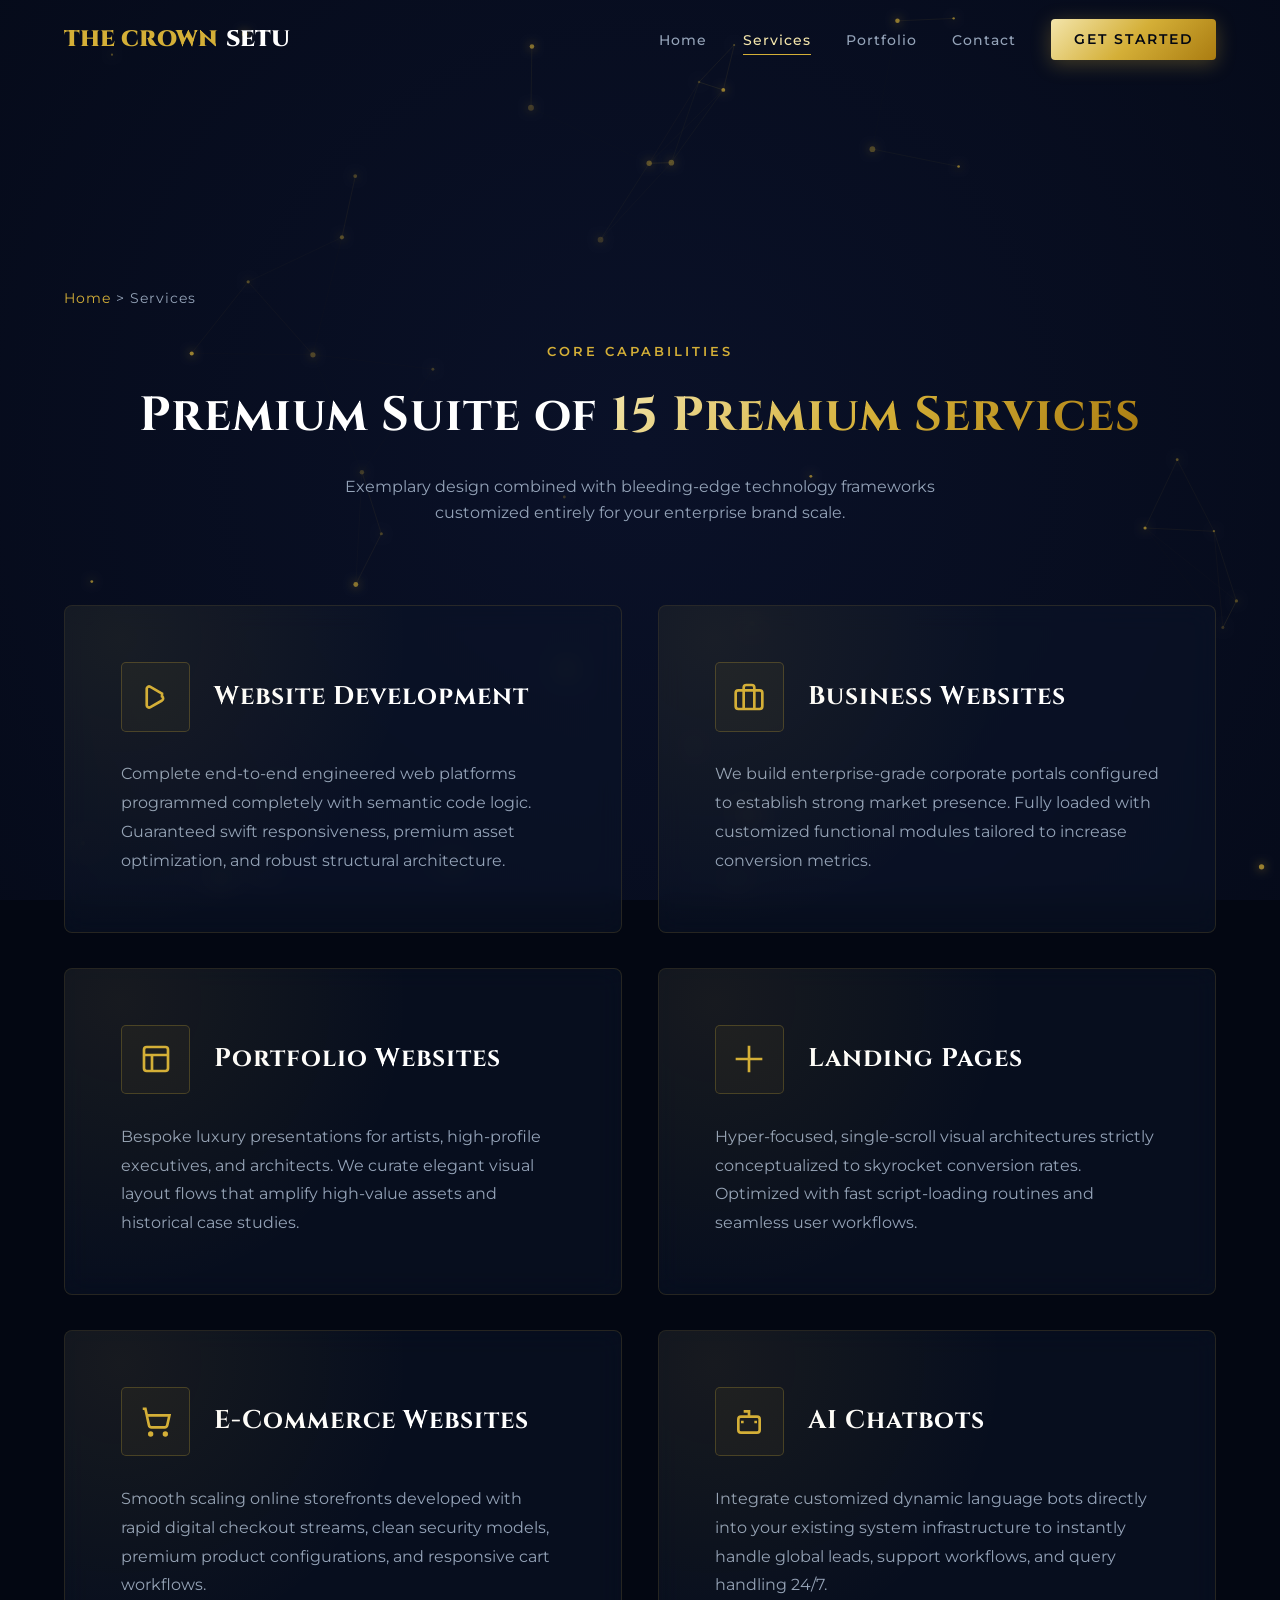
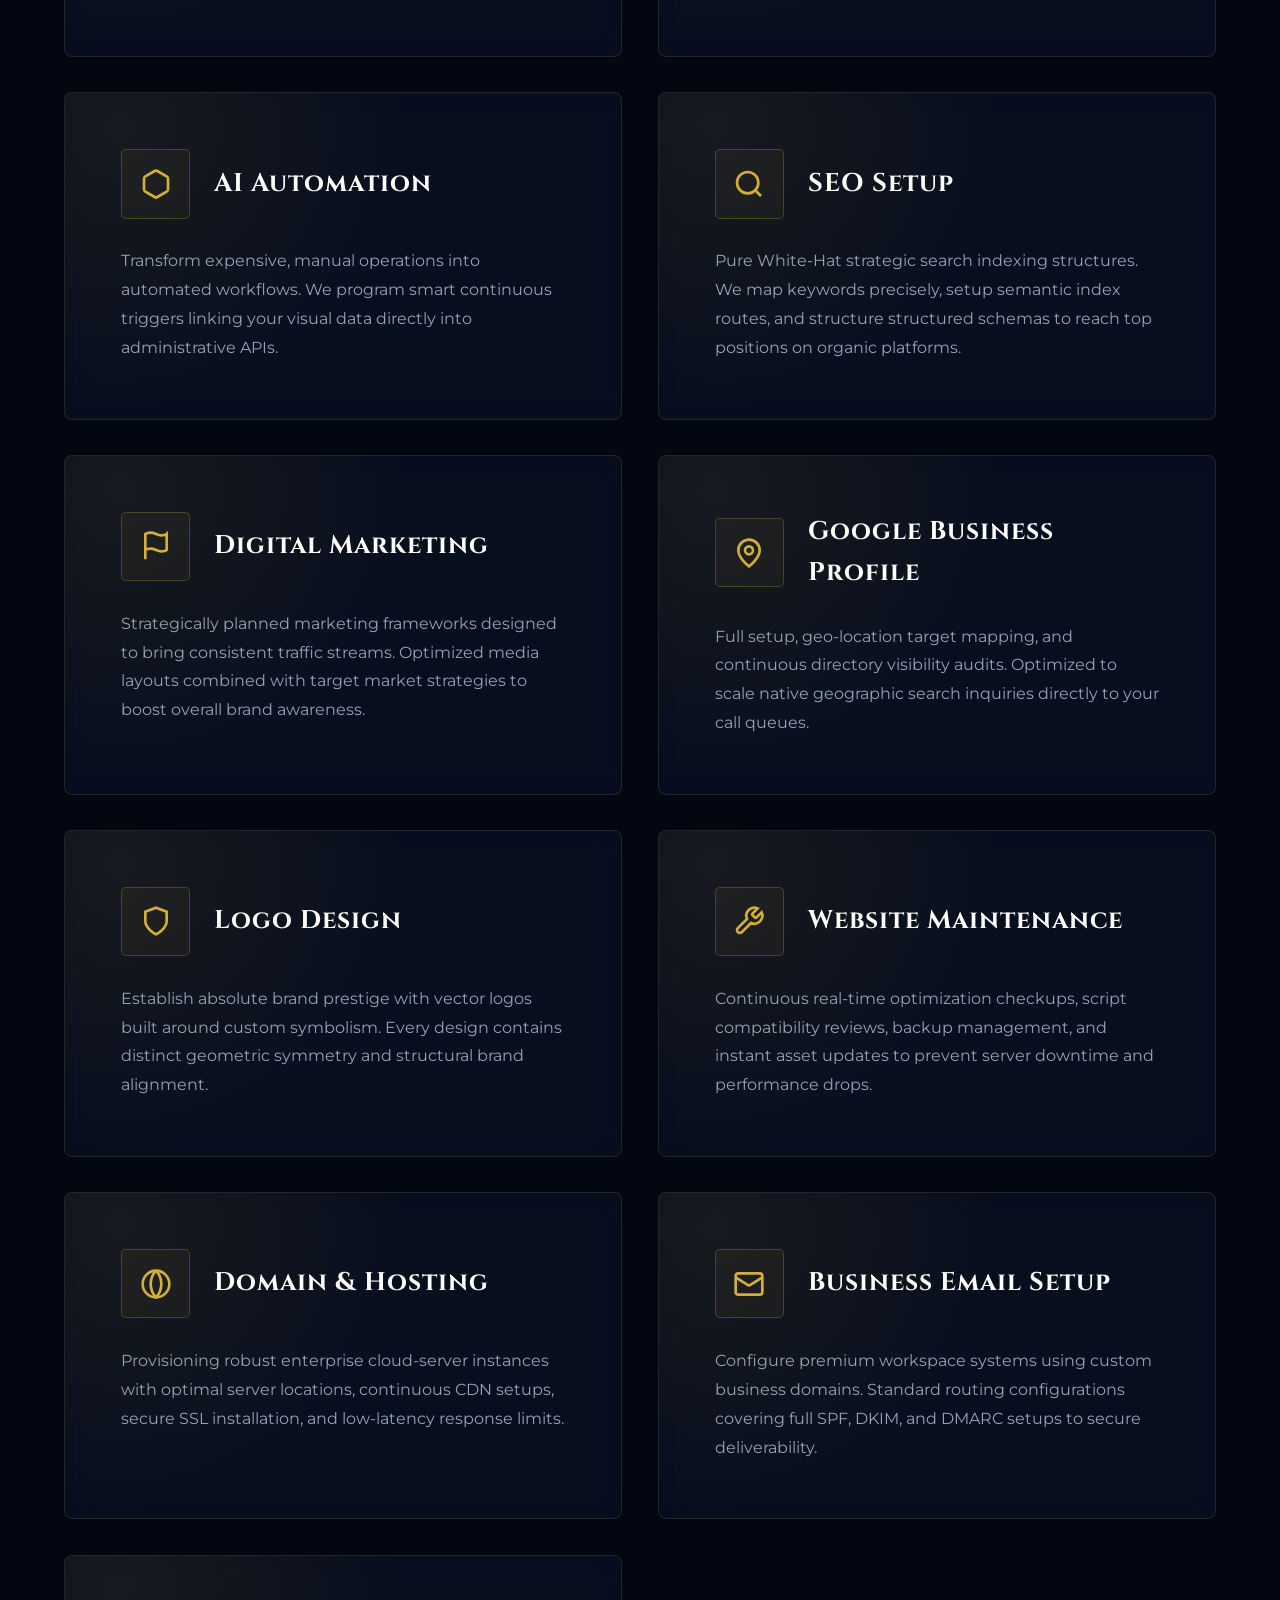
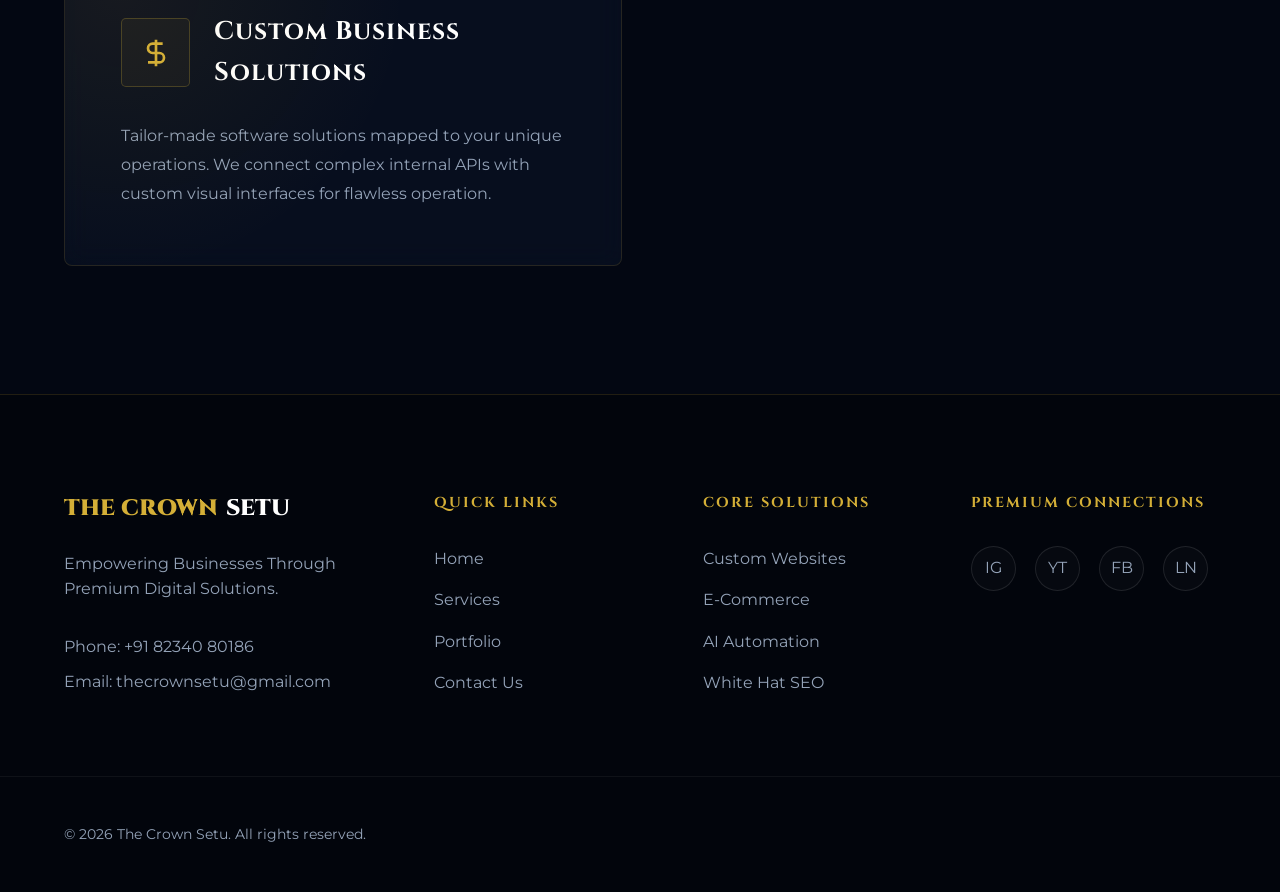
<file: services.html>
<!DOCTYPE html>
<html lang="en">
<head>
    <meta charset="UTF-8">
    <meta name="viewport" content="width=device-width, initial-scale=1.0">
    <title>Premium Services | The Crown Setu</title>
    <meta name="description" content="Discover our 15 luxury digital services including custom Web Development, Business Websites, E-Commerce, AI Automation, and High-Tier SEO setups.">
    <link rel="canonical" href="https://thecrownsetu.com/services.html">
    <link rel="preconnect" href="https://fonts.googleapis.com">
    <link rel="preconnect" href="https://fonts.gstatic.com" crossorigin>
    <link href="https://fonts.googleapis.com/css2?family=Cinzel:wght@400;600;700&family=Montserrat:wght@300;400;500;600;700&display=swap" rel="stylesheet">
    <link rel="stylesheet" href="style.css">
    
    <!-- Schema.org Structured Data -->
    <script type="application/ld+json">
    {
      "@context": "https://schema.org",
      "@type": "Service",
      "provider": {
        "@type": "ProfessionalService",
        "name": "The Crown Setu",
        "url": "https://thecrownsetu.com/"
      },
      "serviceType": "Digital Development, SEO, AI Automation, Design",
      "offers": {
        "@type": "AggregateOffer",
        "priceCurrency": "INR"
      }
    }
    </script>
</head>
<body>

    <canvas id="tech-canvas"></canvas>

    <!-- Header Navigation -->
    <header class="main-header">
        <div class="container header-container">
            <a href="index.html" class="logo">
                <span class="logo-gold">THE CROWN</span> <span class="logo-white">SETU</span>
            </a>
            <button class="mobile-nav-toggle" aria-label="Toggle Menu" aria-controls="primary-navigation" aria-expanded="false">
                <span class="hamburger"></span>
            </button>
            <nav class="primary-navigation" id="primary-navigation">
                <ul class="nav-list">
                    <li><a href="index.html" class="nav-link">Home</a></li>
                    <li><a href="services.html" class="nav-link active">Services</a></li>
                    <li><a href="portfolio.html" class="nav-link">Portfolio</a></li>
                    <li><a href="contact.html" class="nav-link">Contact</a></li>
                    <li class="nav-cta-wrapper"><a href="contact.html" class="btn btn-gold btn-nav">Get Started</a></li>
                </ul>
            </nav>
        </div>
    </header>

    <!-- Main Section -->
    <main class="section-padding-top">
        <section class="section services-hero">
            <div class="container">
                <div class="breadcrumbs"><a href="index.html">Home</a> &gt; <span>Services</span></div>
                <div class="section-header reveal">
                    <span class="section-tag">Core Capabilities</span>
                    <h1 class="section-title">Premium Suite of <span class="gold-text">15 Premium Services</span></h1>
                    <p class="section-subtitle">Exemplary design combined with bleeding-edge technology frameworks customized entirely for your enterprise brand scale.</p>
                </div>

                <!-- Services Grid (Exactly TWO columns on Desktop, ONE column on Mobile) -->
                <div class="services-dual-grid">
                    
                    <!-- 1. Website Development -->
                    <div class="service-premium-card glass-card reveal">
                        <div class="card-glow"></div>
                        <div class="service-head">
                            <div class="service-icon">
                                <svg width="32" height="32" viewBox="0 0 24 24" fill="none" stroke="currentColor" stroke-width="2"><path d="M16.5 9.4 7.55 4.24a1.79 1.79 0 0 0-2.5 1.53v12.46a1.79 1.79 0 0 0 2.5 1.53l8.95-5.15a1.79 1.79 0 0 0 0-3.06Z"/></svg>
                            </div>
                            <h2>Website Development</h2>
                        </div>
                        <p class="service-desc">Complete end-to-end engineered web platforms programmed completely with semantic code logic. Guaranteed swift responsiveness, premium asset optimization, and robust structural architecture.</p>
                    </div>

                    <!-- 2. Business Websites -->
                    <div class="service-premium-card glass-card reveal">
                        <div class="card-glow"></div>
                        <div class="service-head">
                            <div class="service-icon">
                                <svg width="32" height="32" viewBox="0 0 24 24" fill="none" stroke="currentColor" stroke-width="2"><rect width="20" height="14" x="2" y="7" rx="2" ry="2"/><path d="M16 21V5a2 2 0 0 0-2-2h-4a2 2 0 0 0-2 2v16"/></svg>
                            </div>
                            <h2>Business Websites</h2>
                        </div>
                        <p class="service-desc">We build enterprise-grade corporate portals configured to establish strong market presence. Fully loaded with customized functional modules tailored to increase conversion metrics.</p>
                    </div>

                    <!-- 3. Portfolio Websites -->
                    <div class="service-premium-card glass-card reveal">
                        <div class="card-glow"></div>
                        <div class="service-head">
                            <div class="service-icon">
                                <svg width="32" height="32" viewBox="0 0 24 24" fill="none" stroke="currentColor" stroke-width="2"><rect width="18" height="18" x="3" y="3" rx="2"/><path d="M3 9h18M9 21V9"/></svg>
                            </div>
                            <h2>Portfolio Websites</h2>
                        </div>
                        <p class="service-desc">Bespoke luxury presentations for artists, high-profile executives, and architects. We curate elegant visual layout flows that amplify high-value assets and historical case studies.</p>
                    </div>

                    <!-- 4. Landing Pages -->
                    <div class="service-premium-card glass-card reveal">
                        <div class="card-glow"></div>
                        <div class="service-head">
                            <div class="service-icon">
                                <svg width="32" height="32" viewBox="0 0 24 24" fill="none" stroke="currentColor" stroke-width="2"><path d="M2 12h20M12 2v20"/></svg>
                            </div>
                            <h2>Landing Pages</h2>
                        </div>
                        <p class="service-desc">Hyper-focused, single-scroll visual architectures strictly conceptualized to skyrocket conversion rates. Optimized with fast script-loading routines and seamless user workflows.</p>
                    </div>

                    <!-- 5. E-Commerce Websites -->
                    <div class="service-premium-card glass-card reveal">
                        <div class="card-glow"></div>
                        <div class="service-head">
                            <div class="service-icon">
                                <svg width="32" height="32" viewBox="0 0 24 24" fill="none" stroke="currentColor" stroke-width="2"><circle cx="8" cy="21" r="1"/><circle cx="19" cy="21" r="1"/><path d="M2.05 2.05h2l2.66 12.42a2 2 0 0 0 2 1.58h9.78a2 2 0 0 0 1.95-1.57l1.65-7.43H5.12"/></svg>
                            </div>
                            <h2>E-Commerce Websites</h2>
                        </div>
                        <p class="service-desc">Smooth scaling online storefronts developed with rapid digital checkout streams, clean security models, premium product configurations, and responsive cart workflows.</p>
                    </div>

                    <!-- 6. AI Chatbots -->
                    <div class="service-premium-card glass-card reveal">
                        <div class="card-glow"></div>
                        <div class="service-head">
                            <div class="service-icon">
                                <svg width="32" height="32" viewBox="0 0 24 24" fill="none" stroke="currentColor" stroke-width="2"><path d="M12 8V4H8M16 12h2M6 12h2"/><rect width="16" height="12" x="4" y="8" rx="2"/></svg>
                            </div>
                            <h2>AI Chatbots</h2>
                        </div>
                        <p class="service-desc">Integrate customized dynamic language bots directly into your existing system infrastructure to instantly handle global leads, support workflows, and query handling 24/7.</p>
                    </div>

                    <!-- 7. AI Automation -->
                    <div class="service-premium-card glass-card reveal">
                        <div class="card-glow"></div>
                        <div class="service-head">
                            <div class="service-icon">
                                <svg width="32" height="32" viewBox="0 0 24 24" fill="none" stroke="currentColor" stroke-width="2"><path d="M21 16V8a2 2 0 0 0-1-1.73l-7-4a2 2 0 0 0-2 0l-7 4A2 2 0 0 0 3 8v8a2 2 0 0 0 1 1.73l7 4a2 2 0 0 0 2 0l7-4A2 2 0 0 0 21 16z"/></svg>
                            </div>
                            <h2>AI Automation</h2>
                        </div>
                        <p class="service-desc">Transform expensive, manual operations into automated workflows. We program smart continuous triggers linking your visual data directly into administrative APIs.</p>
                    </div>

                    <!-- 8. SEO (Search Engine Optimization) -->
                    <div class="service-premium-card glass-card reveal">
                        <div class="card-glow"></div>
                        <div class="service-head">
                            <div class="service-icon">
                                <svg width="32" height="32" viewBox="0 0 24 24" fill="none" stroke="currentColor" stroke-width="2"><circle cx="11" cy="11" r="8"/><path d="m21 21-4.3-4.3"/></svg>
                            </div>
                            <h2>SEO Setup</h2>
                        </div>
                        <p class="service-desc">Pure White-Hat strategic search indexing structures. We map keywords precisely, setup semantic index routes, and structure structured schemas to reach top positions on organic platforms.</p>
                    </div>

                    <!-- 9. Digital Marketing -->
                    <div class="service-premium-card glass-card reveal">
                        <div class="card-glow"></div>
                        <div class="service-head">
                            <div class="service-icon">
                                <svg width="32" height="32" viewBox="0 0 24 24" fill="none" stroke="currentColor" stroke-width="2"><path d="M4 15s1-1 4-1 5 2 8 2 4-1 4-1V3s-1 1-4 1-5-2-8-2-4 1-4 1zM4 22v-7"/></svg>
                            </div>
                            <h2>Digital Marketing</h2>
                        </div>
                        <p class="service-desc">Strategically planned marketing frameworks designed to bring consistent traffic streams. Optimized media layouts combined with target market strategies to boost overall brand awareness.</p>
                    </div>

                    <!-- 10. Google Business Profile -->
                    <div class="service-premium-card glass-card reveal">
                        <div class="card-glow"></div>
                        <div class="service-head">
                            <div class="service-icon">
                                <svg width="32" height="32" viewBox="0 0 24 24" fill="none" stroke="currentColor" stroke-width="2"><path d="M20 10c0 6-8 12-8 12s-8-6-8-12a8 8 0 0 1 16 0Z"/><circle cx="12" cy="10" r="3"/></svg>
                            </div>
                            <h2>Google Business Profile</h2>
                        </div>
                        <p class="service-desc">Full setup, geo-location target mapping, and continuous directory visibility audits. Optimized to scale native geographic search inquiries directly to your call queues.</p>
                    </div>

                    <!-- 11. Logo Design -->
                    <div class="service-premium-card glass-card reveal">
                        <div class="card-glow"></div>
                        <div class="service-head">
                            <div class="service-icon">
                                <svg width="32" height="32" viewBox="0 0 24 24" fill="none" stroke="currentColor" stroke-width="2"><path d="M12 22s8-4 8-10V5l-8-3-8 3v7c0 6 8 10 8 10z"/></svg>
                            </div>
                            <h2>Logo Design</h2>
                        </div>
                        <p class="service-desc">Establish absolute brand prestige with vector logos built around custom symbolism. Every design contains distinct geometric symmetry and structural brand alignment.</p>
                    </div>

                    <!-- 12. Website Maintenance -->
                    <div class="service-premium-card glass-card reveal">
                        <div class="card-glow"></div>
                        <div class="service-head">
                            <div class="service-icon">
                                <svg width="32" height="32" viewBox="0 0 24 24" fill="none" stroke="currentColor" stroke-width="2"><path d="M14.7 6.3a1 1 0 0 0 0 1.4l1.6 1.6a1 1 0 0 0 1.4 0l3.77-3.77a6 6 0 0 1-7.94 7.94l-6.91 6.91a2.12 2.12 0 0 1-3-3l6.91-6.91a6 6 0 0 1 7.94-7.94l-3.76 3.76z"/></svg>
                            </div>
                            <h2>Website Maintenance</h2>
                        </div>
                        <p class="service-desc">Continuous real-time optimization checkups, script compatibility reviews, backup management, and instant asset updates to prevent server downtime and performance drops.</p>
                    </div>

                    <!-- 13. Domain & Hosting -->
                    <div class="service-premium-card glass-card reveal">
                        <div class="card-glow"></div>
                        <div class="service-head">
                            <div class="service-icon">
                                <svg width="32" height="32" viewBox="0 0 24 24" fill="none" stroke="currentColor" stroke-width="2"><path d="M12 22c5.523 0 10-4.477 10-10S17.523 2 12 2 2 6.477 2 12s4.477 10 10 10z"/><path d="M12 2a14.5 14.5 0 0 0 0 20 14.5 14.5 0 0 0 0-20"/></svg>
                            </div>
                            <h2>Domain & Hosting</h2>
                        </div>
                        <p class="service-desc">Provisioning robust enterprise cloud-server instances with optimal server locations, continuous CDN setups, secure SSL installation, and low-latency response limits.</p>
                    </div>

                    <!-- 14. Business Email Setup -->
                    <div class="service-premium-card glass-card reveal">
                        <div class="card-glow"></div>
                        <div class="service-head">
                            <div class="service-icon">
                                <svg width="32" height="32" viewBox="0 0 24 24" fill="none" stroke="currentColor" stroke-width="2"><rect width="20" height="16" x="2" y="4" rx="2"/><path d="m22 7-8.97 5.7a1.94 1.94 0 0 1-2.06 0L2 7"/></svg>
                            </div>
                            <h2>Business Email Setup</h2>
                        </div>
                        <p class="service-desc">Configure premium workspace systems using custom business domains. Standard routing configurations covering full SPF, DKIM, and DMARC setups to secure deliverability.</p>
                    </div>

                    <!-- 15. Custom Business Solutions -->
                    <div class="service-premium-card glass-card reveal" style="grid-column: span 1;">
                        <div class="card-glow"></div>
                        <div class="service-head">
                            <div class="service-icon">
                                <svg width="32" height="32" viewBox="0 0 24 24" fill="none" stroke="currentColor" stroke-width="2"><path d="M12 2v20M17 5H9.5a3.5 3.5 0 0 0 0 7h5a3.5 3.5 0 0 1 0 7H6"/></svg>
                            </div>
                            <h2>Custom Business Solutions</h2>
                        </div>
                        <p class="service-desc">Tailor-made software solutions mapped to your unique operations. We connect complex internal APIs with custom visual interfaces for flawless operation.</p>
                    </div>

                </div>
            </div>
        </section>
    </main>

    <!-- Footer -->
    <footer class="footer-section">
        <div class="container footer-grid">
            <div class="footer-brand">
                <a href="index.html" class="logo">
                    <span class="logo-gold">THE CROWN</span> <span class="logo-white">SETU</span>
                </a>
                <p class="brand-desc">Empowering Businesses Through Premium Digital Solutions.</p>
                <div class="footer-contact">
                    <a href="tel:+918234080186" class="contact-link">Phone: +91 82340 80186</a>
                    <a href="mailto:thecrownsetu@gmail.com" class="contact-link">Email: thecrownsetu@gmail.com</a>
                </div>
            </div>
            <div class="footer-links">
                <h3>Quick Links</h3>
                <ul>
                    <li><a href="index.html">Home</a></li>
                    <li><a href="services.html">Services</a></li>
                    <li><a href="portfolio.html">Portfolio</a></li>
                    <li><a href="contact.html">Contact Us</a></li>
                </ul>
            </div>
            <div class="footer-links">
                <h3>Core Solutions</h3>
                <ul>
                    <li><a href="services.html">Custom Websites</a></li>
                    <li><a href="services.html">E-Commerce</a></li>
                    <li><a href="services.html">AI Automation</a></li>
                    <li><a href="services.html">White Hat SEO</a></li>
                </ul>
            </div>
            <div class="footer-socials">
                <h3>Premium Connections</h3>
                <div class="social-icons">
                    <a href="https://instagram.com/thecrownsetu" target="_blank" rel="noopener" aria-label="Instagram">IG</a>
                    <a href="https://youtube.com/@thecrownsetu" target="_blank" rel="noopener" aria-label="YouTube">YT</a>
                    <a href="https://facebook.com/thecrownsetu" target="_blank" rel="noopener" aria-label="Facebook">FB</a>
                    <a href="https://linkedin.com/company/thecrownsetu" target="_blank" rel="noopener" aria-label="LinkedIn">LN</a>
                </div>
            </div>
        </div>
        <div class="footer-bottom">
            <div class="container bottom-flex">
                <p>&copy; 2026 The Crown Setu. All rights reserved.</p>
                <button id="back-to-top" class="back-to-top" aria-label="Back to Top">↑</button>
            </div>
        </div>
    </footer>

    <script src="script.js"></script>
</body>
</html>
</file>
<file: style.css>
/* ==========================================
   THEME CONFIGURATION & CUSTOM PROPS
   ========================================== */
:root {
    --navy-deep: #030712;
    --navy-panel: #0b1528;
    --navy-light: #1e293b;
    --gold: #d4af37;
    --gold-bright: #f3e5ab;
    --gold-dark: #aa7c11;
    --white: #ffffff;
    --white-soft: #f4f6f9;
    --white-muted: #94a3b8;
    --font-heading: 'Cinzel', serif;
    --font-body: 'Montserrat', sans-serif;
    --transition-premium: cubic-bezier(0.16, 1, 0.3, 1);
    --border-glass: 1px solid rgba(212, 175, 55, 0.15);
    --bg-glass: rgba(11, 21, 40, 0.55);
}

/* ==========================================
   RESET & STRUCTURES
   ========================================== */
*, *::before, *::after {
    box-sizing: border-box;
    margin: 0;
    padding: 0;
}

html {
    scroll-behavior: smooth;
    font-size: 16px;
    background-color: var(--navy-deep);
    color: var(--white-soft);
    font-family: var(--font-body);
}

body {
    min-height: 100vh;
    overflow-x: hidden;
    line-height: 1.6;
}

/* Custom Selection */
::selection {
    background-color: var(--gold);
    color: var(--navy-deep);
}

/* Background Canvas */
#tech-canvas {
    position: fixed;
    top: 0;
    left: 0;
    width: 100vw;
    height: 100vh;
    z-index: -2;
    pointer-events: none;
}

/* Container Structure */
.container {
    width: 90%;
    max-width: 1300px;
    margin: 0 auto;
}

/* ==========================================
   PREMIUM TYPOGRAPHY & BUTTONS
   ========================================== */
h1, h2, h3, h4 {
    font-family: var(--font-heading);
    color: var(--white);
    letter-spacing: 1px;
}

p {
    color: var(--white-muted);
}

.gold-text {
    background: linear-gradient(135deg, var(--gold-bright) 0%, var(--gold) 50%, var(--gold-dark) 100%);
    -webkit-background-clip: text;
    -webkit-text-fill-color: transparent;
}

/* Premium Buttons */
.btn {
    display: inline-flex;
    align-items: center;
    justify-content: center;
    padding: 1rem 2.2rem;
    font-size: 0.85rem;
    font-weight: 600;
    text-transform: uppercase;
    letter-spacing: 2px;
    border-radius: 4px;
    text-decoration: none;
    transition: all 0.4s var(--transition-premium);
    position: relative;
    overflow: hidden;
    cursor: pointer;
}

.btn-sm {
    padding: 0.6rem 1.4rem;
    font-size: 0.75rem;
}

.btn-full {
    width: 100%;
}

.btn-gold {
    background: linear-gradient(135deg, var(--gold-bright) 0%, var(--gold) 50%, var(--gold-dark) 100%);
    color: var(--navy-deep);
    border: none;
    box-shadow: 0 4px 20px rgba(212, 175, 55, 0.3);
}

.btn-gold:hover {
    transform: translateY(-3px);
    box-shadow: 0 8px 30px rgba(212, 175, 55, 0.55);
}

.btn-outline {
    background: transparent;
    border: 1px solid var(--gold);
    color: var(--gold-bright);
}

.btn-outline:hover {
    background: rgba(212, 175, 55, 0.1);
    transform: translateY(-3px);
}

.btn-glass {
    background: rgba(255, 255, 255, 0.05);
    border: 1px solid rgba(255, 255, 255, 0.1);
    color: var(--white);
    backdrop-filter: blur(10px);
}

.btn-glass:hover {
    background: rgba(255, 255, 255, 0.1);
    transform: translateY(-3px);
}

.btn-link {
    background: transparent;
    border: none;
    color: var(--white);
    text-decoration: underline;
    text-underline-offset: 4px;
}

.btn-link:hover {
    color: var(--gold);
}

/* ==========================================
   NAVIGATION BAR (STICKY)
   ========================================== */
.main-header {
    position: fixed;
    top: 0;
    left: 0;
    width: 100%;
    z-index: 1000;
    padding: 1.2rem 0;
    transition: all 0.4s var(--transition-premium);
}

.main-header.scrolled {
    background: rgba(3, 7, 18, 0.85);
    backdrop-filter: blur(20px);
    border-bottom: 1px solid rgba(212, 175, 55, 0.15);
    padding: 0.8rem 0;
}

.header-container {
    display: flex;
    justify-content: space-between;
    align-items: center;
}

.logo {
    text-decoration: none;
    font-family: var(--font-heading);
    font-size: 1.4rem;
    font-weight: 900;
    display: flex;
    gap: 0.5rem;
}

.logo-gold {
    color: var(--gold);
}

.logo-white {
    color: var(--white);
}

.nav-list {
    display: flex;
    list-style: none;
    align-items: center;
    gap: 2.2rem;
}

.nav-link {
    text-decoration: none;
    color: var(--white-muted);
    font-weight: 500;
    font-size: 0.9rem;
    letter-spacing: 1px;
    transition: color 0.3s ease;
    position: relative;
}

.nav-link:hover, .nav-link.active {
    color: var(--gold-bright);
}

.nav-link::after {
    content: '';
    position: absolute;
    bottom: -6px;
    left: 0;
    width: 0;
    height: 1px;
    background: var(--gold);
    transition: width 0.3s ease;
}

.nav-link:hover::after, .nav-link.active::after {
    width: 100%;
}

.btn-nav {
    padding: 0.6rem 1.4rem;
}

/* Mobile Nav Toggle */
.mobile-nav-toggle {
    display: none;
    background: transparent;
    border: none;
    cursor: pointer;
    padding: 0.5rem;
    z-index: 1001;
}

.hamburger {
    display: block;
    width: 25px;
    height: 2px;
    background: var(--white);
    position: relative;
    transition: background 0.3s ease;
}

.hamburger::before, .hamburger::after {
    content: '';
    position: absolute;
    width: 25px;
    height: 2px;
    background: var(--white);
    left: 0;
    transition: transform 0.3s ease;
}

.hamburger::before { top: -8px; }
.hamburger::after { bottom: -8px; }

/* ==========================================
   GLASSMORPHISM DESIGN CARD SYSTEM
   ========================================== */
.glass-card {
    background: var(--bg-glass);
    border: var(--border-glass);
    border-radius: 8px;
    backdrop-filter: blur(12px);
    -webkit-backdrop-filter: blur(12px);
    transition: all 0.5s var(--transition-premium);
}

/* ==========================================
   HERO SECTION LAYOUT
   ========================================== */
.hero-section {
    padding: 12rem 0 6rem;
    position: relative;
    overflow: hidden;
}

.hero-container {
    display: flex;
    flex-direction: column;
    align-items: center;
    text-align: center;
}

.hero-badge {
    background: rgba(212, 175, 55, 0.1);
    border: 1px solid rgba(212, 175, 55, 0.3);
    color: var(--gold-bright);
    padding: 0.5rem 1.2rem;
    border-radius: 30px;
    font-size: 0.8rem;
    letter-spacing: 2px;
    text-transform: uppercase;
    margin-bottom: 2rem;
}

.hero-title {
    font-size: clamp(2.5rem, 6vw, 4.5rem);
    line-height: 1.15;
    margin-bottom: 2rem;
    max-width: 1000px;
}

.hero-subtitle {
    font-size: clamp(1rem, 2vw, 1.25rem);
    font-weight: 300;
    max-width: 750px;
    margin-bottom: 3.5rem;
}

.hero-actions {
    display: flex;
    flex-wrap: wrap;
    justify-content: center;
    gap: 1.2rem;
    margin-bottom: 6rem;
}

/* Statistics Grid */
.stats-grid {
    display: grid;
    grid-template-columns: repeat(4, 1fr);
    gap: 2rem;
    width: 100%;
}

.stat-card {
    padding: 2rem 1.5rem;
    text-align: center;
}

.stat-number {
    font-family: var(--font-heading);
    font-size: clamp(2rem, 4vw, 3rem);
    color: var(--gold-bright);
    font-weight: 700;
    margin-bottom: 0.5rem;
}

.stat-label {
    text-transform: uppercase;
    font-size: 0.75rem;
    letter-spacing: 2px;
    color: var(--white-muted);
}

/* ==========================================
   REUSABLE SECTION PARAMETERS
   ========================================== */
.section {
    padding: 8rem 0;
}

.section-padding-top {
    padding-top: 10rem;
}

.section-header {
    text-align: center;
    margin-bottom: 5rem;
}

.section-tag {
    color: var(--gold);
    font-size: 0.8rem;
    font-weight: 600;
    letter-spacing: 3px;
    text-transform: uppercase;
    display: block;
    margin-bottom: 1rem;
}

.section-title {
    font-size: clamp(2rem, 4vw, 3rem);
    margin-bottom: 1.2rem;
}

.section-subtitle {
    max-width: 600px;
    margin: 0 auto;
}

.breadcrumbs {
    margin-bottom: 2rem;
    font-size: 0.85rem;
    color: var(--white-muted);
    letter-spacing: 1px;
}

.breadcrumbs a {
    color: var(--gold);
    text-decoration: none;
}

/* ==========================================
   SERVICE PREVIEW CARDS (HOME)
   ========================================== */
.preview-grid {
    display: grid;
    grid-template-columns: repeat(3, 1fr);
    gap: 2.2rem;
    margin-bottom: 4rem;
}

.preview-card {
    padding: 3rem 2.2rem;
    position: relative;
    overflow: hidden;
}

.preview-card:hover {
    transform: translateY(-8px);
    border-color: var(--gold);
    box-shadow: 0 10px 30px rgba(212, 175, 55, 0.15);
}

.card-icon {
    color: var(--gold);
    margin-bottom: 2rem;
    background: rgba(212, 175, 55, 0.05);
    display: inline-flex;
    padding: 1rem;
    border-radius: 8px;
    border: 1px solid rgba(212, 175, 55, 0.2);
}

.preview-card h3 {
    font-size: 1.5rem;
    margin-bottom: 1.2rem;
}

.preview-card p {
    font-size: 0.95rem;
    line-height: 1.7;
    margin-bottom: 2rem;
}

.card-link {
    color: var(--gold-bright);
    text-decoration: none;
    font-size: 0.85rem;
    font-weight: 600;
    text-transform: uppercase;
    letter-spacing: 1.5px;
    display: inline-flex;
    align-items: center;
    gap: 0.5rem;
    transition: gap 0.3s ease;
}

.card-link:hover .arrow {
    transform: translateX(5px);
}

.center-btn {
    display: flex;
    justify-content: center;
}

/* ==========================================
   WHY CHOOSE US (HOME)
   ========================================== */
.reasons-layout {
    display: grid;
    grid-template-columns: repeat(3, 1fr);
    gap: 2rem;
}

.reason-block {
    padding: 3rem 2.2rem;
    position: relative;
}

.reason-num {
    font-family: var(--font-heading);
    font-size: 3rem;
    color: rgba(212, 175, 55, 0.15);
    position: absolute;
    top: 2rem;
    right: 2.2rem;
    font-weight: 700;
}

.reason-block h3 {
    margin-top: 1rem;
    margin-bottom: 1.2rem;
    font-size: 1.3rem;
}

/* ==========================================
   TESTIMONIALS (HOME)
   ========================================== */
.testimonials-slider {
    display: grid;
    grid-template-columns: repeat(2, 1fr);
    gap: 2rem;
}

.testimonial-card {
    padding: 3.5rem 2.5rem;
    position: relative;
}

.quote {
    font-style: italic;
    font-size: 1.1rem;
    margin-bottom: 2rem;
    line-height: 1.8;
}

.client-meta {
    display: flex;
    flex-direction: column;
}

.client-name {
    color: var(--white);
    font-weight: 600;
}

.client-role {
    font-size: 0.8rem;
    color: var(--gold);
    text-transform: uppercase;
    letter-spacing: 1px;
}

/* ==========================================
   FAQ ACCORDION (HOME)
   ========================================== */
.faq-accordion-list {
    max-width: 850px;
    margin: 0 auto;
    display: flex;
    flex-direction: column;
    gap: 1.2rem;
}

.faq-item {
    overflow: hidden;
}

.faq-question {
    width: 100%;
    background: transparent;
    border: none;
    padding: 1.8rem 2rem;
    text-align: left;
    color: var(--white);
    font-size: 1.1rem;
    font-weight: 600;
    display: flex;
    justify-content: space-between;
    align-items: center;
    cursor: pointer;
}

.accordion-icon {
    font-size: 1.5rem;
    color: var(--gold);
    transition: transform 0.4s ease;
}

.faq-answer {
    max-height: 0;
    overflow: hidden;
    transition: max-height 0.4s var(--transition-premium);
}

.faq-answer p {
    padding: 0 2rem 2rem;
    line-height: 1.8;
}

.faq-item.active .accordion-icon {
    transform: rotate(45deg);
}

/* ==========================================
   CTA MODULES
   ========================================== */
.cta-wrapper {
    padding: 5rem;
    text-align: center;
    border: 1px solid var(--gold);
}

.cta-wrapper h2 {
    font-size: clamp(2rem, 3.5vw, 3rem);
    margin-bottom: 1rem;
}

.cta-wrapper p {
    max-width: 600px;
    margin: 0 auto 2.5rem;
}

.cta-actions {
    display: flex;
    justify-content: center;
    gap: 1.5rem;
    flex-wrap: wrap;
}

/* ==========================================
   PORTFOLIO PAGE STYLING
   ========================================== */
.portfolio-grid-layout {
    display: grid;
    grid-template-columns: repeat(3, 1fr);
    gap: 2.2rem;
}

.portfolio-card {
    overflow: hidden;
}

.portfolio-visual {
    position: relative;
    height: 250px;
    overflow: hidden;
    background: #060c1c;
    border-bottom: 1px solid rgba(212, 175, 55, 0.15);
}

.portfolio-placeholder-img {
    height: 100%;
    display: flex;
    align-items: center;
    justify-content: center;
    font-family: var(--font-heading);
    font-size: 1.2rem;
    font-weight: 700;
    color: rgba(255, 255, 255, 0.15);
    background: radial-gradient(circle at center, rgba(212, 175, 55, 0.1) 0%, rgba(3, 7, 18, 1) 100%);
    transition: transform 0.6s var(--transition-premium);
}

.portfolio-card:hover .portfolio-placeholder-img {
    transform: scale(1.08);
}

.portfolio-category {
    position: absolute;
    bottom: 1rem;
    left: 1rem;
    background: rgba(3, 7, 18, 0.85);
    border: 1px solid var(--gold);
    color: var(--gold-bright);
    padding: 0.3rem 0.8rem;
    border-radius: 2px;
    font-size: 0.75rem;
    text-transform: uppercase;
    letter-spacing: 1px;
}

.portfolio-content {
    padding: 2.2rem;
}

.portfolio-content h3 {
    font-size: 1.3rem;
    margin-bottom: 0.8rem;
}

.portfolio-content p {
    font-size: 0.9rem;
    margin-bottom: 1.8rem;
    line-height: 1.6;
}

/* ==========================================
   SERVICES PAGE GRID
   (Exactly TWO columns on Desktop, ONE on Mobile)
   ========================================== */
.services-dual-grid {
    display: grid;
    grid-template-columns: repeat(2, 1fr);
    gap: 2.2rem;
}

.service-premium-card {
    padding: 3.5rem;
    position: relative;
    overflow: hidden;
}

.card-glow {
    position: absolute;
    top: 0;
    left: 0;
    width: 100%;
    height: 100%;
    background: radial-gradient(circle at 10% 10%, rgba(212, 175, 55, 0.08) 0%, transparent 50%);
    pointer-events: none;
    transition: opacity 0.5s ease;
}

.service-premium-card:hover {
    transform: translateY(-8px);
    border-color: var(--gold);
    box-shadow: 0 15px 35px rgba(212, 175, 55, 0.15);
}

.service-head {
    display: flex;
    align-items: center;
    gap: 1.5rem;
    margin-bottom: 1.8rem;
}

.service-icon {
    color: var(--gold);
    background: rgba(212, 175, 55, 0.05);
    display: inline-flex;
    padding: 1.1rem;
    border-radius: 5px;
    border: 1px solid rgba(212, 175, 55, 0.25);
    transition: all 0.4s ease;
}

.service-premium-card:hover .service-icon {
    background: var(--gold);
    color: var(--navy-deep);
}

.service-head h2 {
    font-size: 1.6rem;
}

.service-desc {
    font-size: 1rem;
    line-height: 1.8;
}

/* ==========================================
   CONTACT PAGE DETAILS & FORM
   ========================================== */
.contact-layout {
    display: grid;
    grid-template-columns: 1fr 1.3fr;
    gap: 3.5rem;
}

.contact-info-column {
    display: flex;
    flex-direction: column;
    gap: 1.8rem;
}

.info-card {
    padding: 2.2rem;
}

.info-card h3 {
    font-size: 0.85rem;
    color: var(--gold);
    text-transform: uppercase;
    letter-spacing: 2px;
    margin-bottom: 0.5rem;
}

.info-link {
    font-family: var(--font-heading);
    font-size: 1.4rem;
    color: var(--white);
    text-decoration: none;
    transition: color 0.3s ease;
}

.info-link:hover {
    color: var(--gold-bright);
}

.social-grid {
    display: grid;
    grid-template-columns: repeat(2, 1fr);
    gap: 1rem;
    margin-top: 1rem;
}

.social-item {
    text-decoration: none;
    color: var(--white-muted);
    font-weight: 500;
    transition: color 0.3s ease;
}

.social-item:hover {
    color: var(--gold-bright);
}

/* Premium Form UI */
.contact-form {
    padding: 3.5rem;
}

.form-title {
    font-size: 2rem;
    margin-bottom: 2rem;
}

.form-group {
    display: flex;
    flex-direction: column;
    gap: 0.5rem;
    margin-bottom: 1.8rem;
}

.form-group label {
    font-size: 0.8rem;
    text-transform: uppercase;
    letter-spacing: 1.5px;
    color: var(--white-muted);
}

.form-group input, .form-group select, .form-group textarea {
    background: rgba(255, 255, 255, 0.03);
    border: 1px solid rgba(255, 255, 255, 0.1);
    border-radius: 4px;
    padding: 1.1rem;
    color: var(--white);
    font-family: var(--font-body);
    font-size: 0.95rem;
    transition: all 0.3s ease;
}

.form-group input:focus, .form-group select:focus, .form-group textarea:focus {
    outline: none;
    border-color: var(--gold);
    background: rgba(255, 255, 255, 0.06);
}

.form-group option {
    background: var(--navy-panel);
    color: var(--white);
}

/* ==========================================
   FOOTER STYLE SHEET
   ========================================== */
.footer-section {
    background: #02050c;
    border-top: 1px solid rgba(212, 175, 55, 0.15);
    padding: 6rem 0 0;
    position: relative;
    z-index: 20;
}

.footer-grid {
    display: grid;
    grid-template-columns: 1.5fr 1fr 1fr 1.2fr;
    gap: 4rem;
    margin-bottom: 5rem;
}

.footer-brand p {
    margin: 1.5rem 0 2rem;
    max-width: 320px;
}

.footer-contact {
    display: flex;
    flex-direction: column;
    gap: 0.6rem;
}

.contact-link {
    color: var(--white-muted);
    text-decoration: none;
    transition: color 0.3s ease;
}

.contact-link:hover {
    color: var(--gold);
}

.footer-links h3, .footer-socials h3 {
    font-size: 0.9rem;
    color: var(--gold);
    text-transform: uppercase;
    letter-spacing: 2px;
    margin-bottom: 2rem;
}

.footer-links ul {
    list-style: none;
    display: flex;
    flex-direction: column;
    gap: 1rem;
}

.footer-links a {
    color: var(--white-muted);
    text-decoration: none;
    transition: color 0.3s ease;
}

.footer-links a:hover {
    color: var(--white);
    padding-left: 5px;
}

.social-icons {
    display: flex;
    gap: 1.2rem;
}

.social-icons a {
    width: 45px;
    height: 45px;
    border: 1px solid rgba(255, 255, 255, 0.1);
    background: rgba(255, 255, 255, 0.02);
    border-radius: 50%;
    display: inline-flex;
    align-items: center;
    justify-content: center;
    color: var(--white-muted);
    text-decoration: none;
    transition: all 0.3s ease;
}

.social-icons a:hover {
    background: var(--gold);
    color: var(--navy-deep);
    border-color: var(--gold);
    transform: translateY(-3px);
}

.footer-bottom {
    border-top: 1px solid rgba(255, 255, 255, 0.05);
    padding: 2.2rem 0;
}

.bottom-flex {
    display: flex;
    justify-content: space-between;
    align-items: center;
}

.bottom-flex p {
    font-size: 0.85rem;
}

.back-to-top {
    background: rgba(212, 175, 55, 0.1);
    border: 1px solid var(--gold);
    color: var(--gold-bright);
    width: 45px;
    height: 45px;
    display: flex;
    align-items: center;
    justify-content: center;
    cursor: pointer;
    border-radius: 4px;
    transition: all 0.3s ease;
}

.back-to-top:hover {
    background: var(--gold);
    color: var(--navy-deep);
    transform: translateY(-3px);
}

/* ==========================================
   SCROLL INTERSECTION ANIMATIONS
   ========================================== */
.reveal {
    opacity: 0;
    transform: translateY(30px);
    transition: opacity 1.2s var(--transition-premium), transform 1.2s var(--transition-premium);
}

.reveal.revealed {
    opacity: 1;
    transform: translateY(0);
}

/* ==========================================
   MEDIA SCALING AND RESPONSIVENESS
   ========================================== */

/* Tablet Optimization */
@media (max-width: 1024px) {
    .preview-grid, .reasons-layout, .portfolio-grid-layout {
        grid-template-columns: repeat(2, 1fr);
    }
    
    .footer-grid {
        grid-template-columns: repeat(2, 1fr);
    }
    
    .stats-grid {
        grid-template-columns: repeat(2, 1fr);
    }
}

/* Mobile Portrait Optimization */
@media (max-width: 768px) {
    .mobile-nav-toggle {
        display: block;
    }

    .primary-navigation {
        position: fixed;
        top: 0;
        right: -100%;
        width: 80%;
        height: 100vh;
        background: rgba(3, 7, 18, 0.98);
        backdrop-filter: blur(25px);
        box-shadow: -10px 0 30px rgba(0,0,0,0.5);
        z-index: 1000;
        transition: right 0.5s var(--transition-premium);
    }

    .primary-navigation.active {
        right: 0;
    }

    .nav-list {
        flex-direction: column;
        padding-top: 8rem;
        gap: 3rem;
    }

    .mobile-nav-toggle[aria-expanded="true"] .hamburger {
        background: transparent;
    }

    .mobile-nav-toggle[aria-expanded="true"] .hamburger::before {
        transform: rotate(45deg) translate(5px, 6px);
    }

    .mobile-nav-toggle[aria-expanded="true"] .hamburger::after {
        transform: rotate(-45deg) translate(5px, -6px);
    }

    /* Column Reconfiguration */
    .preview-grid, .reasons-layout, .testimonials-slider, .portfolio-grid-layout, .contact-layout, .services-dual-grid {
        grid-template-columns: 1fr;
    }

    .services-dual-grid .service-premium-card {
        grid-column: span 1 !important;
    }

    .footer-grid {
        grid-template-columns: 1fr;
        gap: 3rem;
    }

    .bottom-flex {
        flex-direction: column;
        gap: 1.5rem;
        text-align: center;
    }

    .hero-section {
        padding: 9rem 0 4rem;
    }

    .stats-grid {
        grid-template-columns: 1fr;
    }

    .cta-wrapper {
        padding: 3rem 1.5rem;
    }

    .service-premium-card, .contact-form, .testimonial-card {
        padding: 2rem 1.5rem;
    }
  }
</file>
